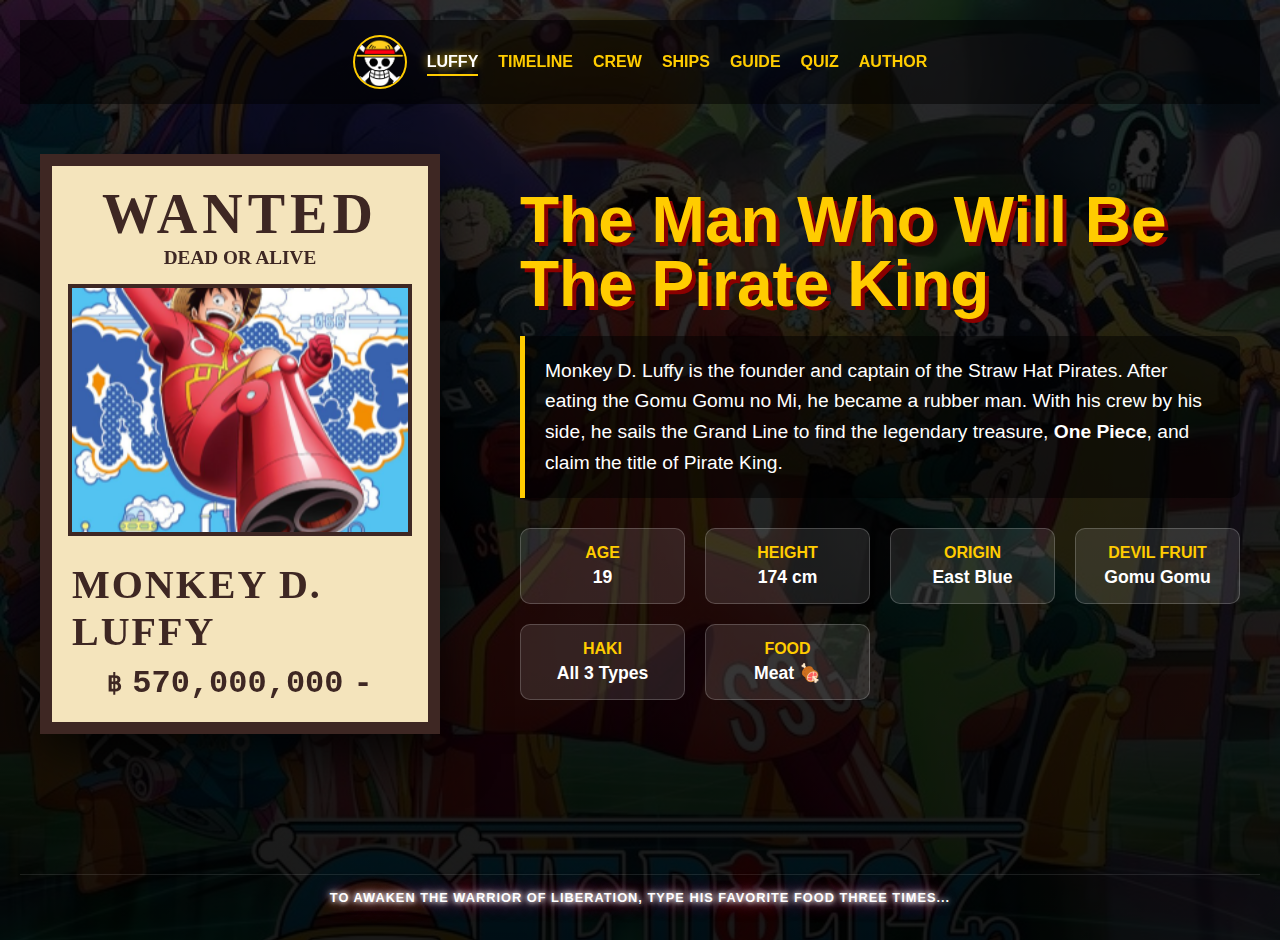
<file: index.html>
<!DOCTYPE html>
<html lang="en">
<head>
    <meta charset="UTF-8">
    <title>Log Pose</title>
    <style>
        body {
            margin: 0;
            font-family: 'Trebuchet MS', sans-serif;
            background: url('images/timeline.jpg') no-repeat center center/cover;
            background-attachment: fixed;
            color: #fff;
            overflow-x: hidden;
            perspective: 1000px;
        }

        .overlay {
            background: linear-gradient(to bottom, rgba(0,0,0,0.8), rgba(0,0,0,0.9));
            min-height: 100vh;
            padding: 20px;
            display: flex;
            flex-direction: column;
        }

        nav {
            text-align: center;
            padding: 15px 0;
            position: relative;
            z-index: 10;
            background: rgba(0,0,0,0.5);
            display: flex;
            justify-content: center;
            align-items: center;
            gap: 20px;
        }

        .nav-logo {
            height: 50px;
            width: 50px;
            object-fit: cover;
            border-radius: 50%;
            border: 2px solid #ffcc00;
            transition: transform 0.5s;
        }

        .nav-logo:hover {
            transform: rotate(360deg);
        }

        nav a {
            color: #ffcc00;
            text-decoration: none;
            font-weight: bold;
            font-size: 16px;
            text-transform: uppercase;
            position: relative;
            transition: 0.3s;
        }

        nav a:hover, nav a.active {
            color: #fff;
            text-shadow: 0 0 10px #ffcc00;
        }

        nav a::after {
            content: '';
            position: absolute;
            width: 0;
            height: 2px;
            bottom: -5px;
            left: 0;
            background-color: #ffcc00;
            transition: width 0.3s;
        }

        nav a:hover::after, nav a.active::after {
            width: 100%;
        }

        .hero-container {
            display: flex;
            align-items: center;
            justify-content: center;
            flex-wrap: wrap;
            gap: 80px;
            max-width: 1200px;
            margin: 50px auto;
            position: relative;
            z-index: 2;
        }

        .poster-container {
            width: 400px;
            height: 580px;
            position: relative;
            transform-style: preserve-3d;
            transition: transform 0.1s;
        }

        .wanted-poster {
            width: 100%;
            height: 100%;
            background: #f4e4bc url('https://www.transparenttextures.com/patterns/aged-paper.png');
            border: 12px solid #3e2723;
            box-shadow: 0 20px 50px rgba(0,0,0,0.8);
            display: flex;
            flex-direction: column;
            align-items: center;
            padding: 20px;
            box-sizing: border-box;
            position: relative;
            transform: translateZ(20px); 
        }

        .poster-header {
            font-family: 'Times New Roman', serif;
            font-weight: 900;
            font-size: 3.5rem;
            color: #3e2723;
            letter-spacing: 5px;
            margin-bottom: 5px;
            line-height: 1;
        }

        .poster-sub {
            font-family: 'Times New Roman', serif;
            font-size: 1.2rem;
            color: #3e2723;
            font-weight: bold;
            margin-bottom: 15px;
        }

        .poster-img-box {
            width: 100%;
            height: 280px;
            background: #333;
            overflow: hidden;
            border: 4px solid #3e2723;
            margin-bottom: 15px;
        }

        .poster-img-box img {
            width: 100%;
            height: 100%;
            object-fit: cover;
            transition: transform 0.5s;
        }

        .poster-img-box:hover img {
            transform: scale(1.1);
        }

        .poster-name {
            font-family: 'Times New Roman', serif;
            font-size: 2.5rem;
            color: #3e2723;
            font-weight: 900;
            text-transform: uppercase;
            margin: 10px 0;
            letter-spacing: 2px;
        }

        .poster-bounty {
            font-family: 'Courier New', monospace;
            font-size: 2rem;
            color: #3e2723;
            font-weight: bold;
            display: flex;
            align-items: center;
            gap: 10px;
        }

        .belly-symbol {
            font-size: 1.5rem;
        }

        .info-section {
            flex: 1;
            min-width: 300px;
            animation: slideIn 1s ease-out;
        }

        .info-title {
            font-size: 4rem;
            color: #ffcc00;
            text-shadow: 4px 4px 0 #8b0000;
            margin: 0 0 20px 0;
            line-height: 1;
        }

        .info-desc {
            font-size: 1.2rem;
            line-height: 1.6;
            margin-bottom: 30px;
            background: rgba(0,0,0,0.5);
            padding: 20px;
            border-left: 5px solid #ffcc00;
            border-radius: 0 10px 10px 0;
        }

        .stats-grid {
            display: grid;
            grid-template-columns: repeat(auto-fit, minmax(140px, 1fr));
            gap: 20px;
        }

        .stat-card {
            background: rgba(255, 255, 255, 0.1);
            padding: 15px;
            border-radius: 10px;
            text-align: center;
            border: 1px solid rgba(255,255,255,0.2);
            transition: all 0.3s;
            cursor: pointer;
        }

        .stat-card:hover {
            background: rgba(255, 204, 0, 0.2);
            border-color: #ffcc00;
            transform: translateY(-5px);
            box-shadow: 0 0 15px #ffcc00;
        }

        .stat-card h3 {
            margin: 0;
            color: #ffcc00;
            font-size: 1rem;
            text-transform: uppercase;
        }

        .stat-card p {
            margin: 5px 0 0;
            font-weight: bold;
            font-size: 1.1rem;
        }

        footer {
            margin-top: auto;
            text-align: center;
            padding: 15px;
            font-size: 0.8rem;
            border-top: 1px solid rgba(255, 255, 255, 0.1);
            
            color: #fff;
            font-weight: bold;
            text-transform: uppercase;
            letter-spacing: 1px;
            
            text-shadow: 
                0 0 5px #fff, 
                0 0 10px #fff, 
                0 0 20px #e60073;
                
            animation: drumsOfLiberation 2s infinite alternate;
            transition: opacity 0.8s ease, visibility 0.8s ease;
            opacity: 1;
            visibility: visible;
        }

        body.gear5-active footer {
            opacity: 0;
            visibility: hidden;
        }

        @keyframes drumsOfLiberation {
            0% {
                transform: scale(1);
                text-shadow: 0 0 5px #fff, 0 0 10px #fff;
            }
            100% {
                transform: scale(1.05);
                text-shadow: 0 0 10px #fff, 0 0 20px #fff, 0 0 30px #e60073;
            }
        }

        @keyframes slideIn {
            from { opacity: 0; transform: translateX(50px); }
            to { opacity: 1; transform: translateX(0); }
        }

    </style>
</head>
<body>

<div class="overlay">

    <nav>
        <img src="logo.png" alt="Logo" class="nav-logo">
        <a href="index.html" class="active">Luffy</a>
        <a href="timeline.html">Timeline</a>
        <a href="crew.html">Crew</a>
        <a href="ships.html">Ships</a>
        <a href="guide.html">Guide</a>
        <a href="quiz.html">Quiz</a>
        <a href="author.html">Author</a>
    </nav>

    <div class="hero-container">
        
        <div class="poster-container" id="poster">
            <div class="wanted-poster">
                <div class="poster-header">WANTED</div>
                <div class="poster-sub">DEAD OR ALIVE</div>
                
                <div class="poster-img-box">
                    <img src="images/crew/luffy.png" alt="Monkey D. Luffy">
                </div>
                
                <div class="poster-name">Monkey D. Luffy</div>
                
                <div class="poster-bounty">
                    <span class="belly-symbol">฿</span>
                    <span id="bounty-counter">0</span>
                    <span>-</span>
                </div>
            </div>
        </div>

        <div class="info-section">
            <h1 class="info-title">The Man Who Will Be The Pirate King</h1>
            
            <div class="info-desc">
                Monkey D. Luffy is the founder and captain of the Straw Hat Pirates. 
                After eating the Gomu Gomu no Mi, he became a rubber man. With his crew 
                by his side, he sails the Grand Line to find the legendary treasure, 
                <b>One Piece</b>, and claim the title of Pirate King.
            </div>

            <div class="stats-grid">
                <div class="stat-card">
                    <h3>Age</h3>
                    <p>19</p>
                </div>
                <div class="stat-card">
                    <h3>Height</h3>
                    <p>174 cm</p>
                </div>
                <div class="stat-card">
                    <h3>Origin</h3>
                    <p>East Blue</p>
                </div>
                <div class="stat-card">
                    <h3>Devil Fruit</h3>
                    <p>Gomu Gomu</p>
                </div>
                <div class="stat-card">
                    <h3>Haki</h3>
                    <p>All 3 Types</p>
                </div>
                <div class="stat-card">
                    <h3>Food</h3>
                    <p>Meat 🍖</p>
                </div>
            </div>
        </div>

    </div>

    <footer>
        To awaken the Warrior of Liberation, type his favorite food three times...
    </footer>

</div>

<script>
    const poster = document.getElementById('poster');
    const container = document.querySelector('.hero-container');

    container.addEventListener('mousemove', (e) => {
        let xAxis = (window.innerWidth / 2 - e.pageX) / 25;
        let yAxis = (window.innerHeight / 2 - e.pageY) / 25;
        poster.style.transform = `rotateY(${xAxis}deg) rotateX(${yAxis}deg)`;
    });

    container.addEventListener('mouseleave', () => {
        poster.style.transform = `rotateY(0deg) rotateX(0deg)`;
    });

    const counterElement = document.getElementById('bounty-counter');
    const targetBounty = 3000000000;
    const duration = 2500; 
    const frameDuration = 1000 / 60; 
    const totalFrames = Math.round(duration / frameDuration);
    const easeOutQuad = t => t * (2 - t);

    let frame = 0;
    const countUp = () => {
        frame++;
        const progress = easeOutQuad(frame / totalFrames);
        const currentCount = Math.round(targetBounty * progress);

        if (frame < totalFrames) {
            counterElement.innerText = currentCount.toLocaleString();
            requestAnimationFrame(countUp);
        } else {
            counterElement.innerText = targetBounty.toLocaleString();
        }
    };
    
    setTimeout(countUp, 500);
</script>
<script src="gear5.js"></script>
</body>
</html>
</file>
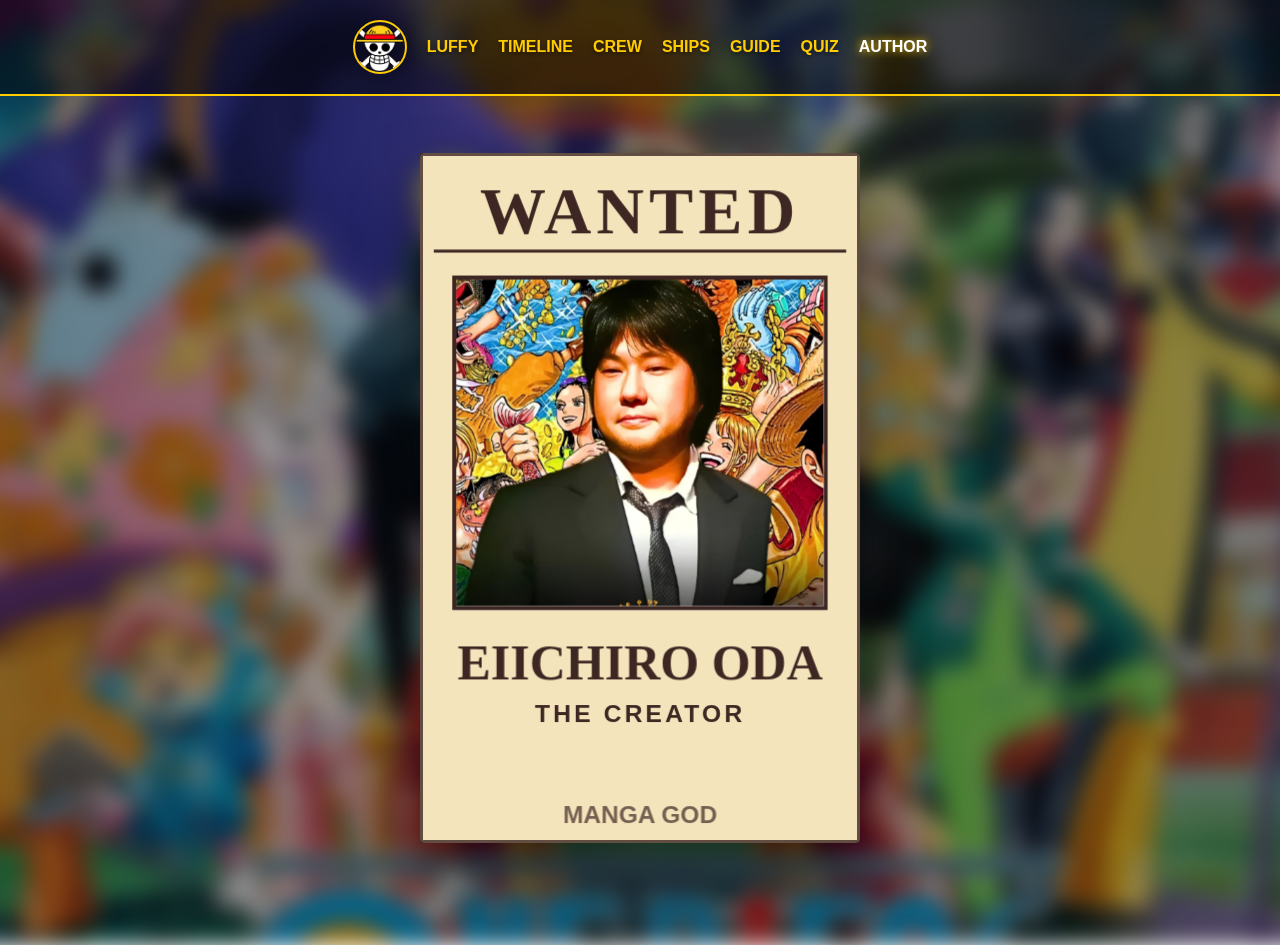
<file: author.html>
<!DOCTYPE html>
<html lang="en">
<head>
    <meta charset="UTF-8">
    <title>Log Pose</title>
    <style>
        body {
            margin: 0;
            font-family: 'Trebuchet MS', sans-serif;
            color: #fff;
            height: 100vh;
            overflow: hidden;
            display: flex;
            flex-direction: column;
            position: relative;
        }

        body::before {
            content: '';
            position: absolute;
            top: 0; 
            left: 0;
            width: 100%;
            height: 100%;
            background: url('images/timeline.jpg') no-repeat center center/cover;
            filter: blur(10px) brightness(0.6);
            transform: scale(1.1);
            z-index: -1;
        }

        nav {
            text-align: center;
            padding: 20px;
            z-index: 100;
            background: rgba(0,0,0,0.5);
            backdrop-filter: blur(5px);
            border-bottom: 2px solid #ffcc00;
            display: flex;
            justify-content: center;
            align-items: center;
            gap: 20px;
        }

        .nav-logo {
            height: 50px;
            width: 50px;
            object-fit: cover;
            border-radius: 50%;
            border: 2px solid #ffcc00;
            transition: transform 0.5s;
        }

        .nav-logo:hover {
            transform: rotate(360deg);
        }

        nav a {
            color: #ffcc00;
            text-decoration: none;
            font-weight: bold;
            font-size: 16px;
            text-transform: uppercase;
            text-shadow: 0 2px 4px rgba(0,0,0,0.5);
            transition: 0.3s;
        }

        nav a:hover, nav a.active { color: #fff; text-shadow: 0 0 10px #ffcc00; }

        .stage {
            flex-grow: 1;
            display: flex;
            justify-content: center;
            align-items: center;
            perspective: 1000px; 
            position: relative;
            gap: 50px;
        }

        .side-info {
            width: 300px;
            color: white;
            text-shadow: 0 2px 4px rgba(0,0,0,0.8);
            opacity: 0;
            transform: translateY(20px);
            animation: fadeIn 1s forwards 0.5s;
        }

        .side-info.right {
            text-align: left;
        }

        .side-info.left {
            text-align: right;
        }

        .side-info h3 {
            font-size: 2rem;
            color: #ffcc00;
            margin-bottom: 10px;
            text-transform: uppercase;
            border-bottom: 2px solid #ffcc00;
            display: inline-block;
        }

        .side-info p {
            font-size: 1.1rem;
            line-height: 1.6;
            background: rgba(0,0,0,0.6);
            padding: 15px;
            border-radius: 10px;
            border: 1px solid rgba(255,255,255,0.2);
        }

        .wanted-card {
            width: 400px;
            height: 650px;
            background: #f4e4bc;
            border-radius: 5px;
            box-shadow: 0 30px 60px rgba(0,0,0,0.5);
            padding: 20px;
            text-align: center;
            color: #3e2723;
            transform-style: preserve-3d;
            transition: transform 0.1s;
            position: relative;
            cursor: pointer;
            z-index: 10;
            background-image: url('https://www.transparenttextures.com/patterns/aged-paper.png');
        }

        .wanted-card::before {
            content: '';
            position: absolute;
            top: 0; left: 0; width: 100%; height: 100%;
            border: 3px solid #3e2723;
            box-sizing: border-box;
            opacity: 0.8;
            pointer-events: none;
        }

        .wanted-header {
            font-family: 'Times New Roman', serif;
            font-size: 4rem;
            font-weight: 900;
            margin: 10px 0;
            transform: translateZ(30px);
            letter-spacing: 5px;
            border-bottom: 3px solid #3e2723;
        }

        .photo-frame {
            width: 90%;
            height: 320px;
            margin: 20px auto;
            background: #fff;
            border: 4px solid #3e2723;
            overflow: hidden;
            transform: translateZ(20px);
            position: relative;
            box-shadow: inset 0 0 20px rgba(0,0,0,0.3);
        }

        .photo-frame img {
            width: 100%;
            height: 100%;
            object-fit: cover;
        }

        .name-label {
            font-size: 3rem;
            font-weight: 900;
            margin: 20px 0 10px 0;
            text-transform: uppercase;
            transform: translateZ(40px);
            font-family: 'Times New Roman', serif;
        }

        .role-text {
            font-size: 1.5rem;
            font-weight: bold;
            letter-spacing: 3px;
            transform: translateZ(30px);
            margin-top: 10px;
        }

        .footer-text {
            position: absolute;
            bottom: 20px;
            left: 0;
            width: 100%;
            font-size: 1.5rem;
            font-weight: 900;
            transform: translateZ(20px);
            opacity: 0.7;
        }

        .haki-container {
            position: absolute;
            width: 120%;
            height: 120%;
            top: -10%;
            left: -10%;
            pointer-events: none;
            z-index: 20;
        }

        .bolt {
            position: absolute;
            width: 80px;
            height: 100%;
            background-repeat: no-repeat;
            background-size: contain;
            opacity: 0;
        }

        .bolt.left {
            left: -30px;
            background-image: url("data:image/svg+xml,%3Csvg viewBox='0 0 100 400' xmlns='http://www.w3.org/2000/svg'%3E%3Cpath d='M60 0 L20 150 L50 150 L10 400 L80 180 L40 180 L90 0 Z' fill='%238b0000' stroke='black' stroke-width='3'/%3E%3C/svg%3E");
            animation: thunderStrike 2s infinite;
        }

        .bolt.right {
            right: -30px;
            background-image: url("data:image/svg+xml,%3Csvg viewBox='0 0 100 400' xmlns='http://www.w3.org/2000/svg'%3E%3Cpath d='M40 0 L90 160 L50 160 L100 380 L20 190 L60 190 L10 0 Z' fill='%238b0000' stroke='black' stroke-width='3'/%3E%3C/svg%3E");
            animation: thunderStrike 2.5s infinite 1s;
        }

        .bolt.top {
            top: -120px;
            left: 45%;
            width: 120px;
            height: 400px;
            transform: rotate(15deg);
            background-image: url("data:image/svg+xml,%3Csvg viewBox='0 0 100 400' xmlns='http://www.w3.org/2000/svg'%3E%3Cpath d='M50 0 L10 120 L40 120 L0 300 L70 140 L30 140 L80 0 Z' fill='black' stroke='%238b0000' stroke-width='2'/%3E%3C/svg%3E");
            animation: thunderStrike 3s infinite 0.5s;
        }

        @keyframes thunderStrike {
            0% { opacity: 0; transform: translateY(-100px) scaleY(0.5); }
            10% { opacity: 1; transform: translateY(0) scaleY(1); }
            20% { opacity: 1; }
            30% { opacity: 0; }
            100% { opacity: 0; }
        }

        @keyframes fadeIn {
            to { opacity: 1; transform: translateY(0); }
        }

    </style>
</head>
<body>

<nav>
    <img src="logo.png" alt="Logo" class="nav-logo">
    <a href="index.html">Luffy</a>
    <a href="timeline.html">Timeline</a>
    <a href="crew.html">Crew</a>
    <a href="ships.html">Ships</a>
    <a href="guide.html">Guide</a>
    <a href="quiz.html">Quiz</a>
    <a href="author.html" class="active">Author</a>
</nav>

<div class="stage">
    
    <div class="side-info left">
        <h3>The Legend</h3>
        <p>
            Born in Kumamoto, Japan (1975).
            Oda decided to become a manga artist at age 4 to avoid getting a "real job".
            He began One Piece in 1997, expecting it to last 5 years.
            It has now been running for over 25 years.
        </p>
    </div>

    <div class="wanted-card" id="card">
        
        <div class="haki-container">
            <div class="bolt left"></div>
            <div class="bolt right"></div>
            <div class="bolt top"></div>
        </div>

        <div class="wanted-header">WANTED</div>

        <div class="photo-frame">
            <img src="images/Eichiro.jpg" alt="Eiichiro Oda">
        </div>

        <h2 class="name-label">EIICHIRO ODA</h2>

        <div class="role-text">THE CREATOR</div>

        <div class="footer-text">MANGA GOD</div>
    </div>

    <div class="side-info right">
        <h3>Achievements</h3>
        <p>
            Guinness World Record for "Most copies published for the same comic book series by a single author".
            He famously sleeps only 3 hours a night to keep working.
            His net worth is estimated at over $200 Million.
        </p>
    </div>

</div>

<script src="gear5.js"></script>

<script>
    const card = document.getElementById('card');
    const stage = document.querySelector('.stage');

    stage.addEventListener('mousemove', (e) => {
        const xAxis = (window.innerWidth / 2 - e.pageX) / 25;
        const yAxis = (window.innerHeight / 2 - e.pageY) / 25;
        card.style.transform = `rotateY(${xAxis}deg) rotateX(${yAxis}deg)`;
    });

    stage.addEventListener('mouseleave', () => {
        card.style.transform = `rotateY(0deg) rotateX(0deg)`;
    });
</script>
</body>
</html>
</file>
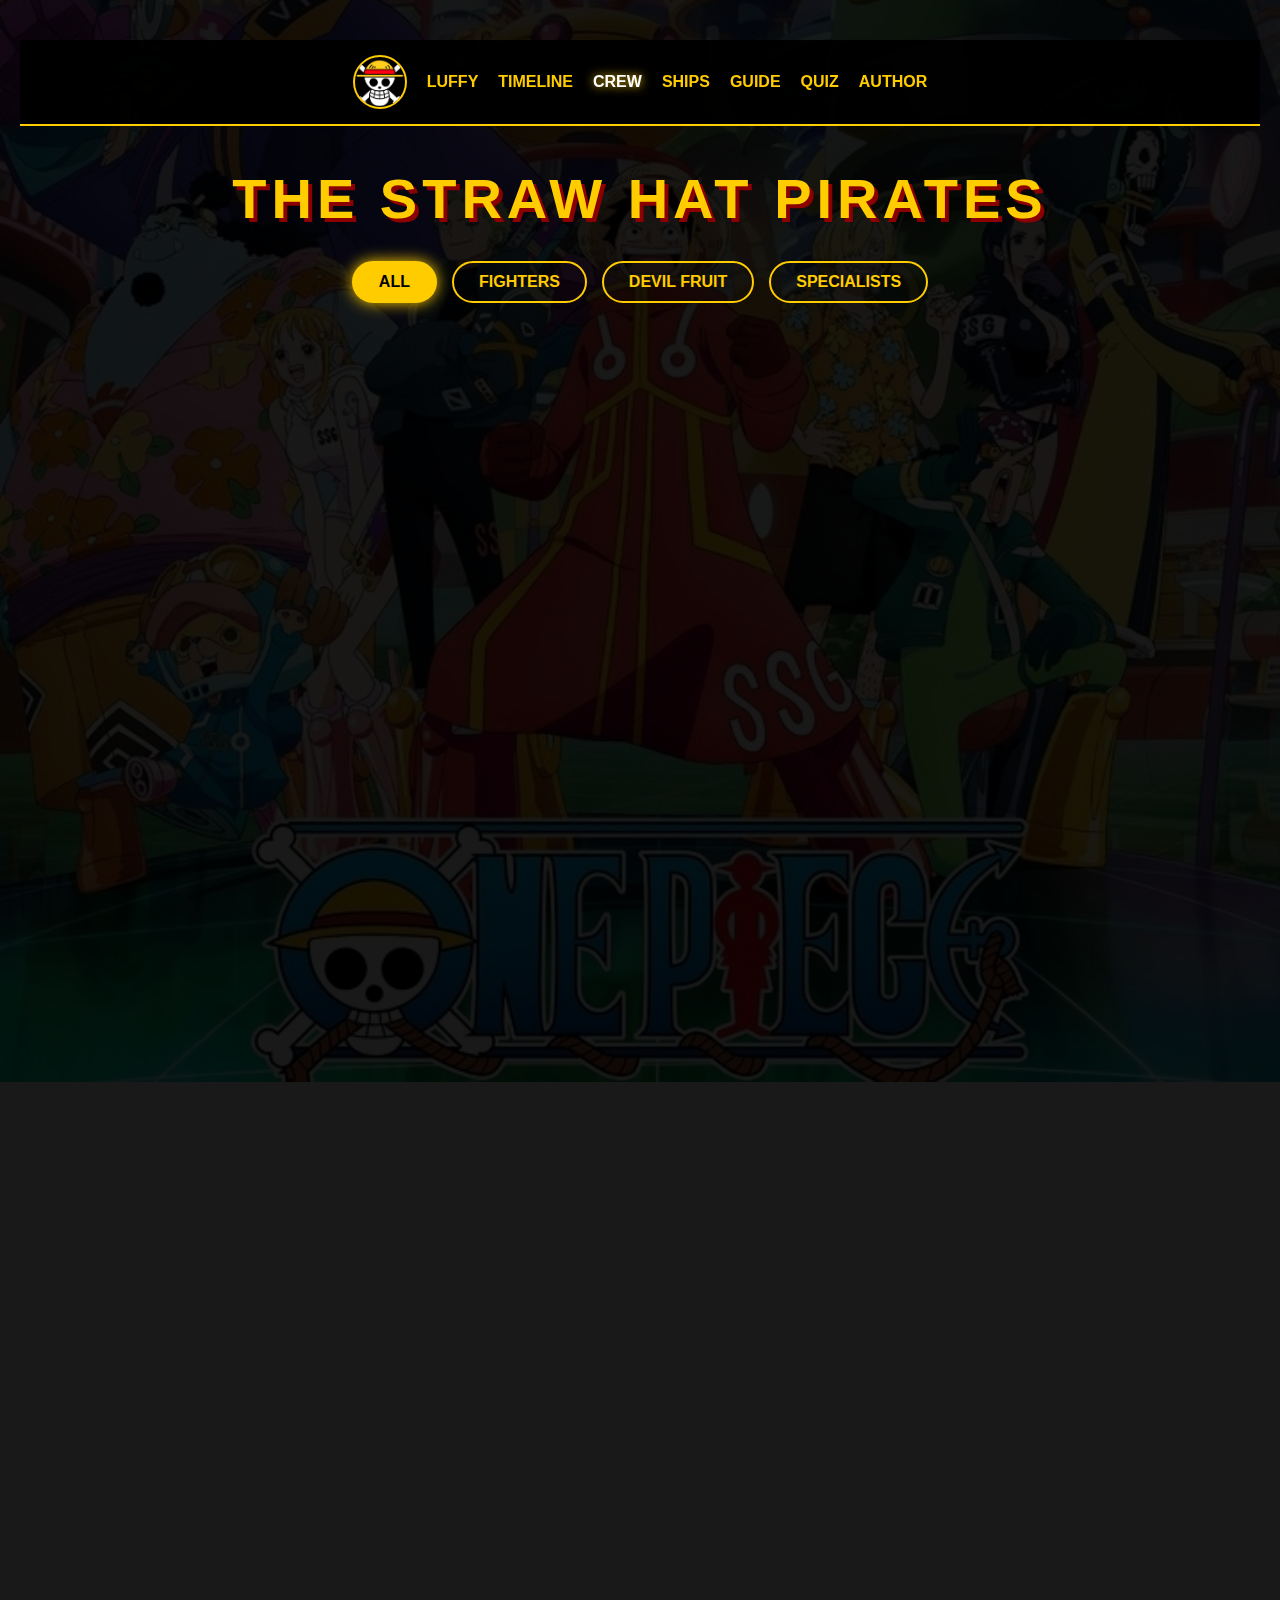
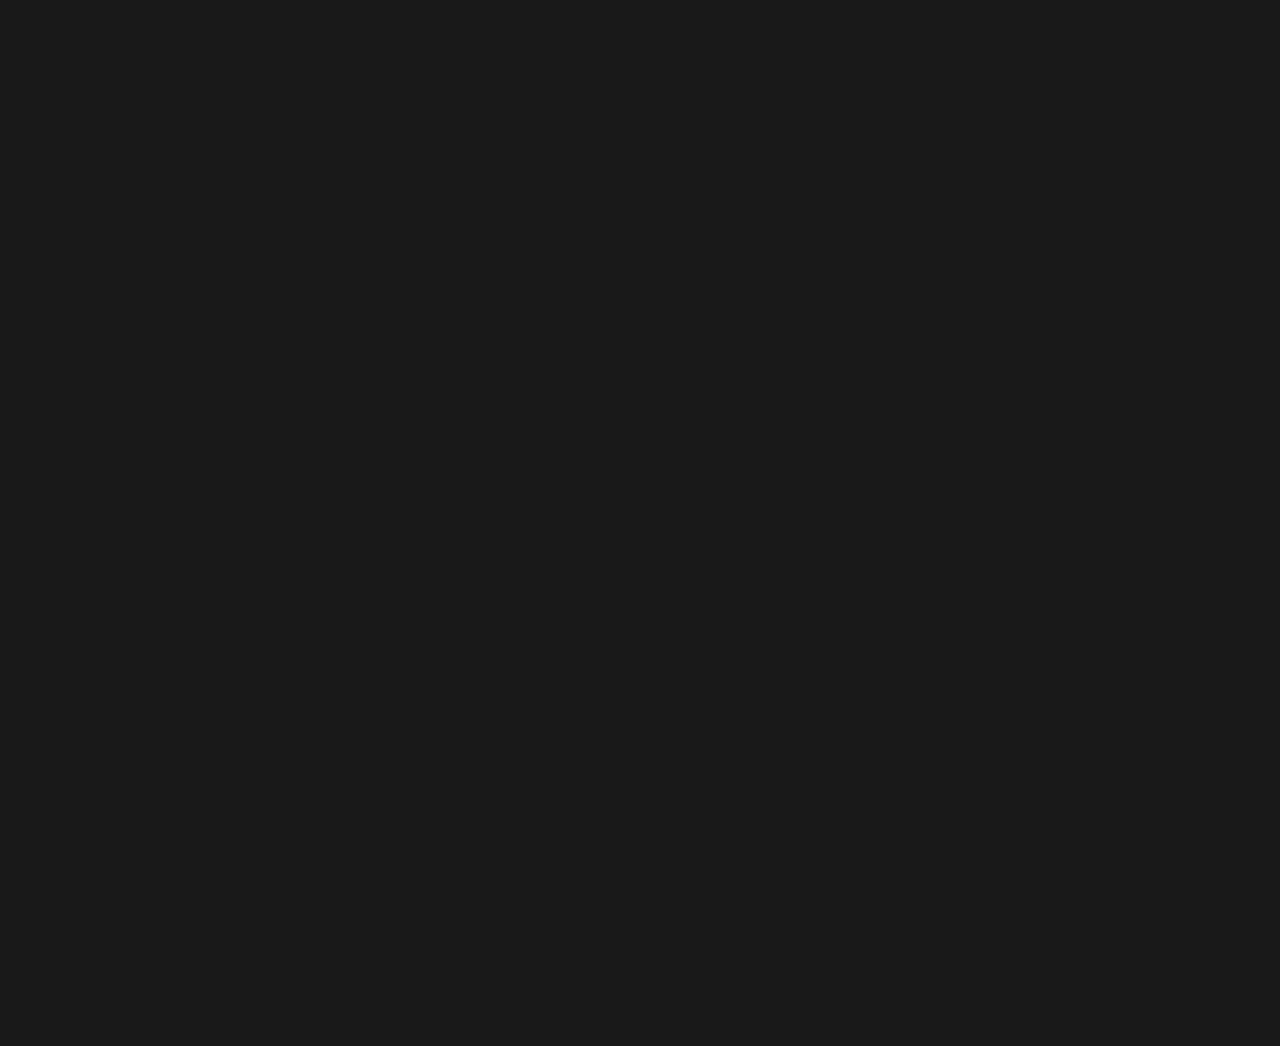
<file: crew.html>
<!DOCTYPE html>
<html lang="en">
<head>
    <meta charset="UTF-8">
    <title>Log Pose</title>
    <style>
        body {
            margin: 0;
            font-family: 'Trebuchet MS', sans-serif;
            background: url('images/timeline.jpg') no-repeat center center/cover;
            background-attachment: fixed;
            color: #fff;
            overflow-x: hidden;
        }

        .overlay {
            background: rgba(0,0,0,0.9);
            min-height: 100vh;
            padding: 40px 20px;
        }

        nav {
            text-align: center;
            margin-bottom: 40px;
            position: sticky;
            top: 0;
            z-index: 100;
            background: rgba(0,0,0,0.95);
            padding: 15px;
            border-bottom: 2px solid #ffcc00;
            display: flex;
            justify-content: center;
            align-items: center;
            gap: 20px;
        }

        .nav-logo {
            height: 50px;
            width: 50px;
            object-fit: cover;
            border-radius: 50%;
            border: 2px solid #ffcc00;
            transition: transform 0.5s;
        }

        .nav-logo:hover {
            transform: rotate(360deg);
        }

        nav a {
            color: #ffcc00;
            text-decoration: none;
            font-weight: bold;
            font-size: 16px;
            text-transform: uppercase;
            transition: color 0.3s;
        }

        nav a:hover, nav a.active {
            color: #fff;
            text-shadow: 0 0 10px #ffcc00;
        }

        h1 {
            text-align: center;
            color: #ffcc00;
            font-size: 3.5rem;
            margin-bottom: 30px;
            text-shadow: 4px 4px 0 #8b0000;
            text-transform: uppercase;
            letter-spacing: 5px;
        }

        .filter-container {
            display: flex;
            justify-content: center;
            gap: 15px;
            margin-bottom: 50px;
            flex-wrap: wrap;
        }

        .filter-btn {
            background: transparent;
            border: 2px solid #ffcc00;
            color: #ffcc00;
            padding: 10px 25px;
            font-size: 1rem;
            font-weight: bold;
            cursor: pointer;
            border-radius: 30px;
            transition: all 0.3s;
            text-transform: uppercase;
        }

        .filter-btn:hover, .filter-btn.active {
            background: #ffcc00;
            color: #000;
            box-shadow: 0 0 15px #ffcc00;
        }

        .crew-grid {
            display: grid;
            grid-template-columns: repeat(auto-fit, minmax(280px, 1fr));
            gap: 40px;
            max-width: 1400px;
            margin: auto;
            padding: 20px;
        }

        .card {
            background: #2c3e50;
            border-radius: 15px;
            overflow: hidden;
            position: relative;
            transform-style: preserve-3d;
            perspective: 1000px;
            opacity: 0;
            animation: popIn 0.6s ease-out forwards;
            box-shadow: 0 10px 20px rgba(0,0,0,0.5);
            transition: transform 0.1s; 
        }

        .card-inner {
            padding: 0;
            display: flex;
            flex-direction: column;
            height: 100%;
        }

        .img-wrapper {
            height: 350px;
            overflow: hidden;
            position: relative;
            border-bottom: 4px solid #ffcc00;
        }

        .img-wrapper img {
            width: 100%;
            height: 100%;
            object-fit: cover;
            transition: transform 0.5s;
        }

        .card:hover .img-wrapper img {
            transform: scale(1.1);
        }

        .card-content {
            padding: 20px;
            text-align: center;
            background: linear-gradient(to bottom, #2c3e50, #000);
            flex-grow: 1;
            position: relative;
            z-index: 2;
        }

        .card h2 {
            margin: 0;
            font-size: 2rem;
            color: #fff;
            text-transform: uppercase;
        }

        .role {
            font-style: italic;
            color: #ffcc00;
            font-weight: bold;
            margin: 10px 0;
            font-size: 1.1rem;
        }

        .desc {
            font-size: 0.95rem;
            color: #bdc3c7;
            line-height: 1.5;
        }

        .card[data-char="luffy"]:hover { box-shadow: 0 0 30px rgba(255, 0, 0, 0.6); border: 1px solid red; }
        .card[data-char="zoro"]:hover { box-shadow: 0 0 30px rgba(0, 255, 0, 0.6); border: 1px solid green; }
        .card[data-char="nami"]:hover { box-shadow: 0 0 30px rgba(255, 165, 0, 0.6); border: 1px solid orange; }
        .card[data-char="usopp"]:hover { box-shadow: 0 0 30px rgba(255, 255, 0, 0.6); border: 1px solid yellow; }
        .card[data-char="sanji"]:hover { box-shadow: 0 0 30px rgba(0, 0, 255, 0.6); border: 1px solid blue; }
        .card[data-char="chopper"]:hover { box-shadow: 0 0 30px rgba(255, 192, 203, 0.6); border: 1px solid pink; }
        .card[data-char="robin"]:hover { box-shadow: 0 0 30px rgba(128, 0, 128, 0.6); border: 1px solid purple; }
        .card[data-char="franky"]:hover { box-shadow: 0 0 30px rgba(0, 255, 255, 0.6); border: 1px solid cyan; }
        .card[data-char="brook"]:hover { box-shadow: 0 0 30px rgba(255, 255, 255, 0.6); border: 1px solid white; }
        .card[data-char="jinbe"]:hover { box-shadow: 0 0 30px rgba(0, 100, 255, 0.6); border: 1px solid darkblue; }

        @keyframes popIn {
            from { opacity: 0; transform: translateY(50px); }
            to { opacity: 1; transform: translateY(0); }
        }

    </style>
</head>
<body>

<div class="overlay">

    <nav>
        <img src="logo.png" alt="Logo" class="nav-logo">
        <a href="index.html">Luffy</a>
        <a href="timeline.html">Timeline</a>
        <a href="crew.html" class="active">Crew</a>
        <a href="ships.html">Ships</a>
        <a href="guide.html">Guide</a>
        <a href="quiz.html">Quiz</a>
        <a href="author.html">Author</a>
    </nav>

    <h1>The Straw Hat Pirates</h1>

    <div class="filter-container">
        <button class="filter-btn active" onclick="filterCrew('all')">All</button>
        <button class="filter-btn" onclick="filterCrew('fighter')">Fighters</button>
        <button class="filter-btn" onclick="filterCrew('fruit')">Devil Fruit</button>
        <button class="filter-btn" onclick="filterCrew('support')">Specialists</button>
    </div>

    <div class="crew-grid">

        <div class="card" data-category="fighter fruit" data-char="luffy" style="animation-delay: 0.1s">
            <div class="card-inner">
                <div class="img-wrapper"><img src="images/crew/luffy.png" alt="Luffy"></div>
                <div class="card-content">
                    <h2>Luffy</h2>
                    <div class="role">Captain</div>
                    <div class="desc">Rubber man with the dream to become Pirate King. Aims to be the freest man on the sea.</div>
                </div>
            </div>
        </div>

        <div class="card" data-category="fighter" data-char="zoro" style="animation-delay: 0.2s">
            <div class="card-inner">
                <div class="img-wrapper"><img src="images/crew/zoro.jpg" alt="Zoro"></div>
                <div class="card-content">
                    <h2>Zoro</h2>
                    <div class="role">Swordsman</div>
                    <div class="desc">Master of Santoryu (Three Sword Style). Aims to become the World's Greatest Swordsman.</div>
                </div>
            </div>
        </div>

        <div class="card" data-category="support" data-char="nami" style="animation-delay: 0.3s">
            <div class="card-inner">
                <div class="img-wrapper"><img src="images/crew/nami.jpg" alt="Nami"></div>
                <div class="card-content">
                    <h2>Nami</h2>
                    <div class="role">Navigator</div>
                    <div class="desc">Expert navigator and thief. Uses the Clima-Tact to manipulate weather. Loves money and tangerines.</div>
                </div>
            </div>
        </div>

        <div class="card" data-category="support" data-char="usopp" style="animation-delay: 0.4s">
            <div class="card-inner">
                <div class="img-wrapper"><img src="images/crew/ussop.jpg" alt="Usopp"></div>
                <div class="card-content">
                    <h2>Usopp</h2>
                    <div class="role">Sniper</div>
                    <div class="desc">A brave warrior of the sea. Uses a slingshot and Pop Greens to fight from a distance.</div>
                </div>
            </div>
        </div>

        <div class="card" data-category="fighter" data-char="sanji" style="animation-delay: 0.5s">
            <div class="card-inner">
                <div class="img-wrapper"><img src="images/crew/sanji.webp" alt="Sanji"></div>
                <div class="card-content">
                    <h2>Sanji</h2>
                    <div class="role">Cook</div>
                    <div class="desc">A chivalrous chef who only fights with his legs. Dreams of finding the All Blue.</div>
                </div>
            </div>
        </div>

        <div class="card" data-category="support fruit" data-char="chopper" style="animation-delay: 0.6s">
            <div class="card-inner">
                <div class="img-wrapper"><img src="images/crew/chopper.jpg" alt="Chopper"></div>
                <div class="card-content">
                    <h2>Chopper</h2>
                    <div class="role">Doctor</div>
                    <div class="desc">A reindeer who ate the Human-Human Fruit. Uses Rumble Balls to change forms.</div>
                </div>
            </div>
        </div>

        <div class="card" data-category="support fruit" data-char="robin" style="animation-delay: 0.7s">
            <div class="card-inner">
                <div class="img-wrapper"><img src="images/crew/robin.jpg" alt="Robin"></div>
                <div class="card-content">
                    <h2>Nico Robin</h2>
                    <div class="role">Archaeologist</div>
                    <div class="desc">The only person who can read Poneglyphs. Uses the Flower-Flower Fruit to sprout limbs.</div>
                </div>
            </div>
        </div>

        <div class="card" data-category="fighter" data-char="franky" style="animation-delay: 0.8s">
            <div class="card-inner">
                <div class="img-wrapper"><img src="images/crew/franky.png" alt="Franky"></div>
                <div class="card-content">
                    <h2>Franky</h2>
                    <div class="role">Shipwright</div>
                    <div class="desc">A SUPER cyborg who built the Thousand Sunny. Runs on cola and pure manliness.</div>
                </div>
            </div>
        </div>

        <div class="card" data-category="fighter fruit" data-char="brook" style="animation-delay: 0.9s">
            <div class="card-inner">
                <div class="img-wrapper"><img src="images/crew/brook.jpg" alt="Brook"></div>
                <div class="card-content">
                    <h2>Brook</h2>
                    <div class="role">Musician</div>
                    <div class="desc">The Soul King. A revived skeleton swordsman who uses ice attacks and music.</div>
                </div>
            </div>
        </div>

        <div class="card" data-category="fighter" data-char="jinbe" style="animation-delay: 1.0s">
            <div class="card-inner">
                <div class="img-wrapper"><img src="images/crew/jinbe.jpg" alt="Jinbe"></div>
                <div class="card-content">
                    <h2>Jinbe</h2>
                    <div class="role">Helmsman</div>
                    <div class="desc">Master of Fish-Man Karate. A former Warlord with immense strength and honor.</div>
                </div>
            </div>
        </div>

    </div>

</div>

<script>
    function filterCrew(category) {
        const cards = document.querySelectorAll('.card');
        const buttons = document.querySelectorAll('.filter-btn');

        buttons.forEach(btn => btn.classList.remove('active'));
        event.target.classList.add('active');

        cards.forEach(card => {
            card.style.display = 'none'; 
            if (category === 'all' || card.dataset.category.includes(category)) {
                card.style.display = 'block';
                card.style.animation = 'none';
                card.offsetHeight; 
                card.style.animation = 'popIn 0.5s ease-out forwards';
            }
        });
    }

    const cards = document.querySelectorAll('.card');

    cards.forEach(card => {
        card.addEventListener('mousemove', (e) => {
            const rect = card.getBoundingClientRect();
            const x = e.clientX - rect.left;
            const y = e.clientY - rect.top;
            
            const centerX = rect.width / 2;
            const centerY = rect.height / 2;
            
            const rotateX = ((y - centerY) / 10) * -1;
            const rotateY = (x - centerX) / 10;

            card.style.transform = `perspective(1000px) rotateX(${rotateX}deg) rotateY(${rotateY}deg)`;
        });

        card.addEventListener('mouseleave', () => {
            card.style.transform = `perspective(1000px) rotateX(0) rotateY(0)`;
        });
    });
</script>
<script src="gear5.js"></script>
</body>
</html>
</file>
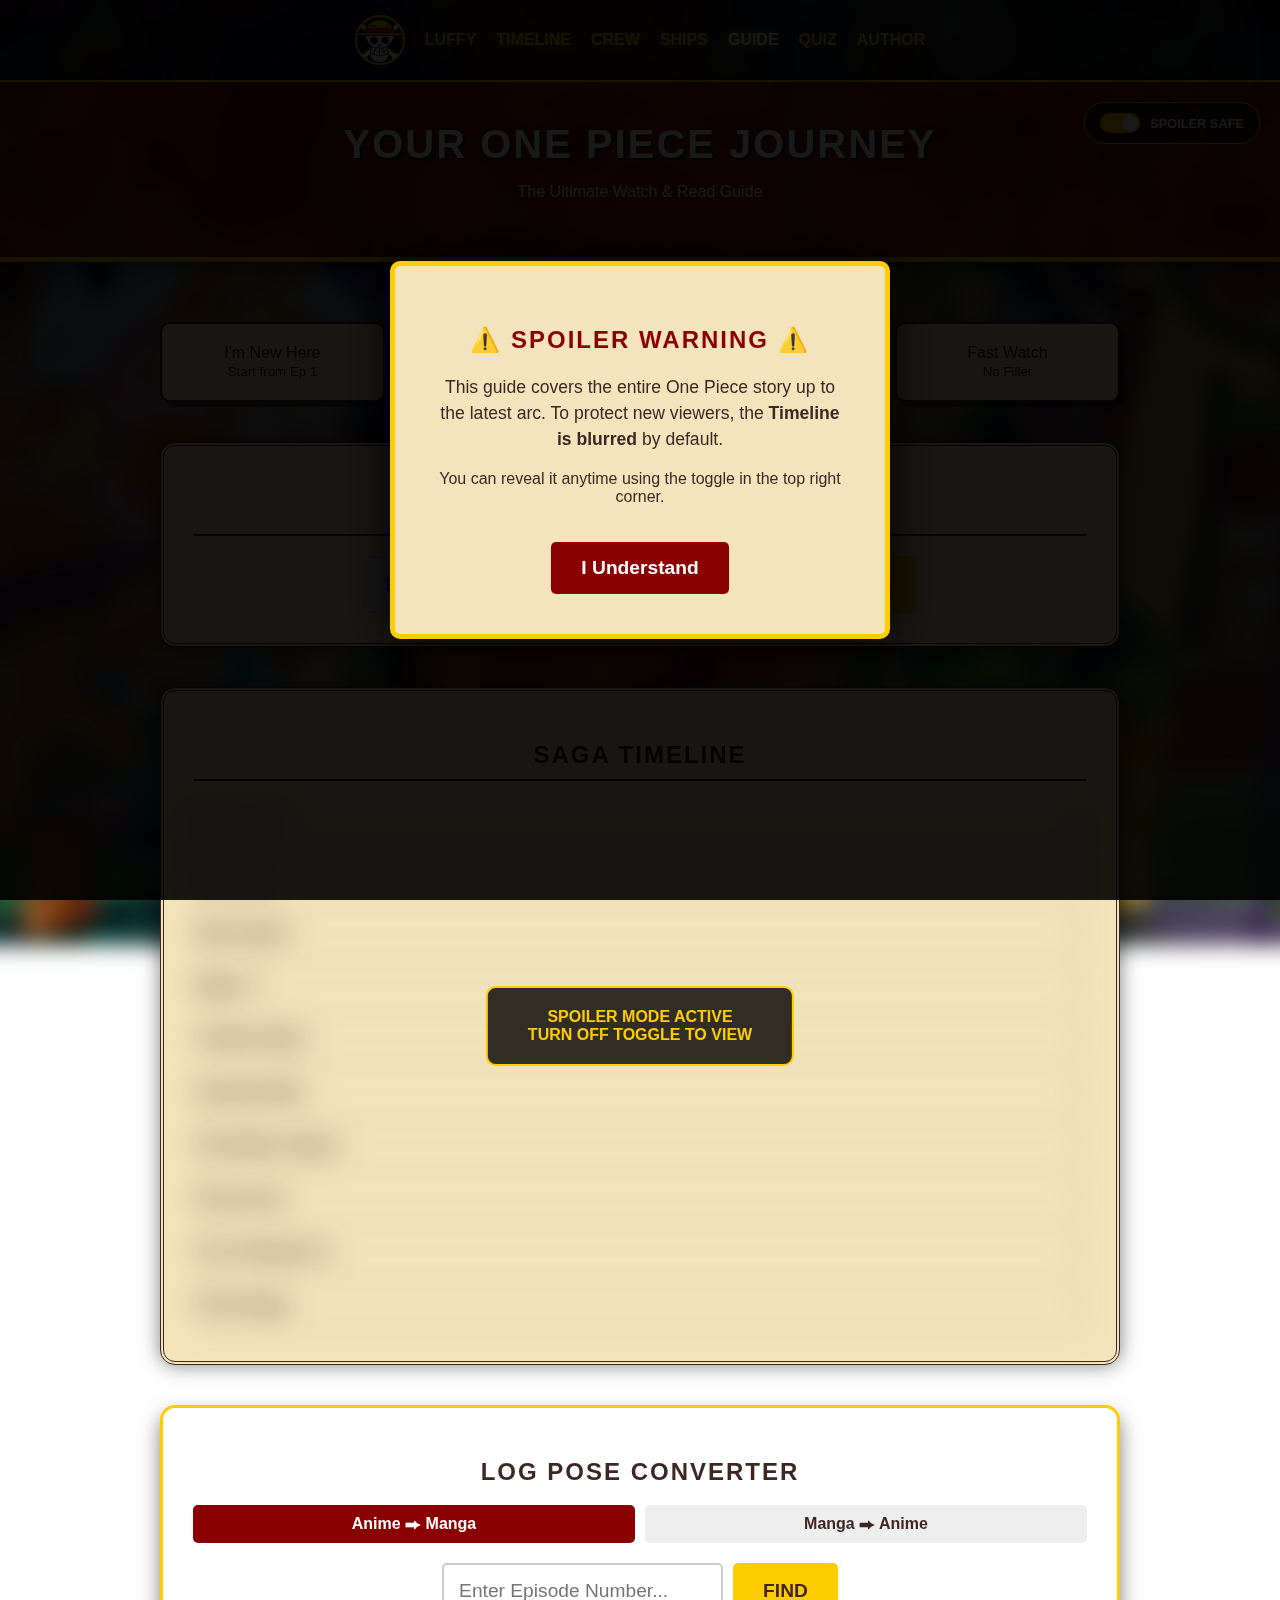
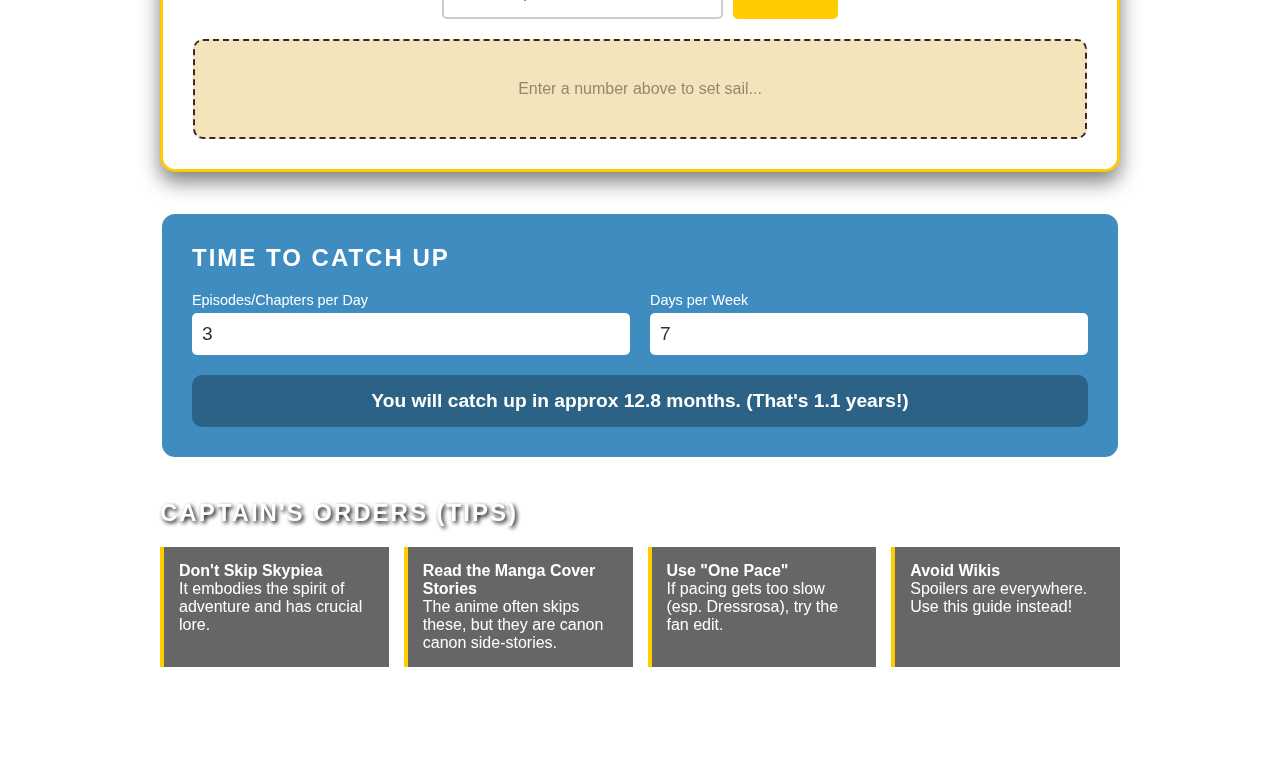
<file: guide.html>
<!DOCTYPE html>
<html lang="en">
<head>
<meta charset="UTF-8">
<meta name="viewport" content="width=device-width, initial-scale=1.0">
<title>Log Pose</title>
<style>
    :root {
        --primary: #ffcc00;
        --secondary: #8b0000;
        --ocean: #2c3e50;
        --paper: #f4e4bc;
        --text: #3e2723;
        --accent: #2980b9;
        --success: #27ae60;
    }

    * { box-sizing: border-box; transition: all 0.3s ease; }
    
    body {
        margin: 0;
        font-family: 'Trebuchet MS', sans-serif;
        color: #fff;
        overflow-x: hidden;
        position: relative;
        min-height: 100vh;
    }

    body::before {
        content: '';
        position: fixed;
        top: 0; 
        left: 0;
        width: 100%;
        height: 100%;
        background: url('images/timeline.jpg') no-repeat center center/cover;
        filter: blur(10px) brightness(0.6);
        transform: scale(1.1);
        z-index: -1;
    }

    nav {
        text-align: center;
        padding: 15px 0;
        background: rgba(0,0,0,0.6);
        border-bottom: 2px solid var(--primary);
        position: relative;
        z-index: 100;
        backdrop-filter: blur(5px);
        display: flex;
        justify-content: center;
        align-items: center;
        gap: 20px;
    }

    .nav-logo {
        height: 50px;
        width: 50px;
        object-fit: cover;
        border-radius: 50%;
        border: 2px solid #ffcc00;
        transition: transform 0.5s;
    }

    .nav-logo:hover {
        transform: rotate(360deg);
    }

    nav a {
        color: var(--primary);
        text-decoration: none;
        font-weight: bold;
        font-size: 16px;
        text-transform: uppercase;
        position: relative;
        transition: 0.3s;
    }

    nav a:hover, nav a.active {
        text-shadow: 0 0 10px var(--primary);
        color: #fff;
    }

    h1, h2, h3 { text-transform: uppercase; letter-spacing: 2px; }
    
    .container { max-width: 1000px; margin: 0 auto; padding: 20px; }
    
    header {
        text-align: center;
        padding: 40px 20px;
        background: rgba(139, 0, 0, 0.7);
        color: #fff;
        border-bottom: 5px solid var(--primary);
        box-shadow: 0 5px 15px rgba(0,0,0,0.5);
        position: relative;
        backdrop-filter: blur(5px);
        z-index: 50; 
    }

    header h1 { margin: 0; font-size: 2.5rem; text-shadow: 2px 2px 0 #000; }
    
    .spoiler-toggle {
        position: absolute;
        top: 20px;
        right: 20px;
        background: rgba(0,0,0,0.6);
        padding: 10px 15px;
        border-radius: 20px;
        display: flex;
        align-items: center;
        gap: 10px;
        cursor: pointer;
        border: 1px solid var(--primary);
        z-index: 150; 
    }
    
    .switch {
        position: relative;
        display: inline-block;
        width: 40px;
        height: 20px;
    }
    .switch input { opacity: 0; width: 0; height: 0; }
    .slider {
        position: absolute;
        cursor: pointer;
        top: 0; left: 0; right: 0; bottom: 0;
        background-color: #ccc;
        border-radius: 20px;
        transition: .4s;
    }
    .slider:before {
        position: absolute;
        content: "";
        height: 16px;
        width: 16px;
        left: 2px;
        bottom: 2px;
        background-color: white;
        border-radius: 50%;
        transition: .4s;
    }
    input:checked + .slider { background-color: var(--primary); }
    input:checked + .slider:before { transform: translateX(20px); }

    .card-grid {
        display: grid;
        grid-template-columns: repeat(auto-fit, minmax(200px, 1fr));
        gap: 20px;
        margin: 40px 0;
    }

    .path-card {
        background: var(--paper);
        padding: 20px;
        border-radius: 10px;
        text-align: center;
        border: 2px solid var(--text);
        cursor: pointer;
        box-shadow: 5px 5px 0 rgba(0,0,0,0.5);
        color: var(--text);
    }
    .path-card:hover { transform: translateY(-5px); background: #fff; }
    .path-card.active { background: var(--primary); border-color: #fff; color: var(--text); }

    .section-box {
        background: var(--paper);
        padding: 30px;
        border-radius: 15px;
        border: 4px double var(--text);
        margin-bottom: 40px;
        color: var(--text);
        box-shadow: 0 0 20px rgba(0,0,0,0.5);
        position: relative; 
    }

    body.spoiler-safe #timeline-container {
        filter: blur(15px);
        pointer-events: none;
        user-select: none;
    }
    
    .spoiler-overlay-msg {
        display: none;
        position: absolute;
        top: 50%; left: 50%;
        transform: translate(-50%, -50%);
        background: rgba(0,0,0,0.8);
        color: var(--primary);
        padding: 20px 40px;
        border: 2px solid var(--primary);
        font-weight: bold;
        text-transform: uppercase;
        z-index: 10;
        text-align: center;
        border-radius: 10px;
    }

    body.spoiler-safe .spoiler-overlay-msg { display: block; }

    .saga-item {
        border-bottom: 1px dashed var(--text);
        padding: 15px 0;
    }
    .saga-header {
        display: flex;
        justify-content: space-between;
        align-items: center;
        cursor: pointer;
        font-weight: bold;
        font-size: 1.2rem;
    }
    .saga-header:hover { color: var(--secondary); }
    
    .arc-list {
        display: none;
        margin-top: 15px;
        background: rgba(255,255,255,0.5);
        padding: 10px;
        border-radius: 5px;
    }
    .arc-row {
        display: flex;
        justify-content: space-between;
        padding: 8px;
        font-size: 0.9rem;
        border-bottom: 1px solid rgba(0,0,0,0.1);
    }
    .tag {
        font-size: 0.7rem;
        padding: 2px 6px;
        border-radius: 4px;
        color: #fff;
        text-transform: uppercase;
    }
    .tag-canon { background: var(--accent); }
    .tag-filler { background: #7f8c8d; }
    .tag-mixed { background: #e67e22; }

    .converter-box {
        background: #fff;
        padding: 30px;
        border-radius: 15px;
        box-shadow: 0 10px 20px rgba(0,0,0,0.5);
        margin-bottom: 40px;
        border: 3px solid var(--primary);
        color: var(--text);
    }
    
    .mode-tabs { display: flex; gap: 10px; margin-bottom: 20px; }
    .tab {
        flex: 1; padding: 10px; text-align: center;
        background: #eee; cursor: pointer; font-weight: bold; border-radius: 5px;
        color: var(--text);
    }
    .tab.active { background: var(--secondary); color: #fff; }

    .input-group { display: flex; gap: 10px; justify-content: center; }
    input[type="number"], select {
        padding: 15px; font-size: 1.2rem;
        border: 2px solid #ccc; border-radius: 5px;
    }
    .convert-btn {
        padding: 0 30px; background: var(--primary); border: none;
        font-weight: bold; font-size: 1.2rem; cursor: pointer; border-radius: 5px;
        color: var(--text);
    }

    .result-display {
        margin-top: 20px;
        padding: 20px;
        background: var(--paper);
        border-radius: 10px;
        min-height: 100px;
        display: flex;
        flex-direction: column;
        justify-content: center;
        align-items: center;
        text-align: center;
        border: 2px dashed var(--text);
        color: var(--text);
    }
    .result-main { font-size: 1.5rem; font-weight: bold; color: var(--secondary); margin-bottom: 5px; }
    .result-sub { font-size: 1rem; opacity: 0.8; }

    .progress-container {
        width: 100%;
        background-color: #ddd;
        border-radius: 10px;
        margin: 15px 0;
        height: 25px;
        border: 1px solid var(--text);
        overflow: hidden;
    }
    .progress-bar {
        height: 100%;
        background-color: var(--success);
        width: 0%;
        text-align: center;
        line-height: 25px;
        color: white;
        transition: width 0.5s;
        font-weight: bold;
        font-size: 0.8rem;
    }

    .calc-box {
        background: rgba(41, 128, 185, 0.9);
        color: #fff;
        padding: 30px;
        border-radius: 15px;
        margin-bottom: 40px;
        border: 2px solid #fff;
    }
    .calc-inputs { display: grid; grid-template-columns: 1fr 1fr; gap: 20px; margin-bottom: 20px; }
    .calc-inputs label { display: block; margin-bottom: 5px; font-size: 0.9rem; }
    .calc-inputs input { width: 100%; padding: 10px; border-radius: 5px; border: none; color: #333; }
    
    .calc-result { font-size: 1.2rem; font-weight: bold; text-align: center; background: rgba(0,0,0,0.3); padding: 15px; border-radius: 10px;}

    .tips-grid { display: grid; grid-template-columns: repeat(auto-fit, minmax(200px, 1fr)); gap: 15px; }
    .tip-card { 
        background: rgba(0, 0, 0, 0.6); 
        padding: 15px; 
        border-left: 4px solid var(--primary); 
        color: #fff;
        backdrop-filter: blur(5px);
    }

    footer { text-align: center; padding: 40px; color: rgba(255,255,255,0.7); font-size: 0.8rem; }

    .modal-overlay {
        position: fixed; top: 0; left: 0; width: 100%; height: 100%;
        background: rgba(0,0,0,0.9); z-index: 2000;
        display: flex; justify-content: center; align-items: center;
    }
    .modal-content {
        background: var(--paper); color: var(--text);
        padding: 40px; border-radius: 10px; border: 5px solid var(--primary);
        text-align: center; max-width: 500px; width: 90%;
        box-shadow: 0 0 50px rgba(0,0,0,1);
    }
    .modal-btn {
        margin-top: 20px; padding: 15px 30px;
        background: var(--secondary); color: #fff;
        border: none; font-size: 1.2rem; font-weight: bold;
        cursor: pointer; border-radius: 5px;
    }

    @media (max-width: 600px) {
        .calc-inputs { grid-template-columns: 1fr; }
        .input-group { flex-direction: column; }
    }
</style>
</head>
<body class="spoiler-safe">

<div class="modal-overlay" id="spoilerModal">
    <div class="modal-content">
        <h2 style="color: var(--secondary); text-transform: uppercase;">⚠️ Spoiler Warning ⚠️</h2>
        <p style="font-size: 1.1rem; line-height: 1.5;">
            This guide covers the entire One Piece story up to the latest arc. 
            To protect new viewers, the <strong>Timeline is blurred</strong> by default.
        </p>
        <p>You can reveal it anytime using the toggle in the top right corner.</p>
        <button class="modal-btn" onclick="closeModal()">I Understand</button>
    </div>
</div>

<nav>
    <img src="logo.png" alt="Logo" class="nav-logo">
    <a href="index.html">Luffy</a>
    <a href="timeline.html">Timeline</a>
    <a href="crew.html">Crew</a>
    <a href="ships.html">Ships</a>
    <a href="guide.html" class="active">Guide</a>
    <a href="quiz.html">Quiz</a>
    <a href="author.html">Author</a>
</nav>

<header>
    <div class="spoiler-toggle">
        <label class="switch">
            <input type="checkbox" checked id="spoilerCheck">
            <span class="slider"></span>
        </label>
        <span style="font-size: 0.8rem; font-weight: bold;">SPOILER SAFE</span>
    </div>
    <h1>Your One Piece Journey</h1>
    <p>The Ultimate Watch & Read Guide</p>
</header>

<div class="container">

    <section id="choose-path">
        <div class="card-grid">
            <div class="path-card" onclick="setMode('new')">I'm New Here<br><small>Start from Ep 1</small></div>
            <div class="path-card" onclick="setMode('anime')">Anime Only<br><small>Episode Guide</small></div>
            <div class="path-card" onclick="setMode('manga')">Manga Reader<br><small>Chapter Guide</small></div>
            <div class="path-card" onclick="setMode('fast')">Fast Watch<br><small>No Filler</small></div>
        </div>
    </section>

    <section class="section-box" id="tracker-section">
        <h2 style="text-align:center; border-bottom: 2px solid var(--text); padding-bottom:10px;">Where Am I Now?</h2>
        <div class="input-group">
            <select id="track-type">
                <option value="ep">Episode</option>
                <option value="ch">Chapter</option>
            </select>
            <input type="number" id="track-input" placeholder="Current #">
            <button class="convert-btn" onclick="updateTracker()">TRACK</button>
        </div>
        
        <div id="tracker-result" style="display: none; text-align: center; margin-top: 20px;">
            <div style="font-size: 1.5rem; font-weight: bold; color: var(--secondary);" id="track-arc-name"></div>
            <div style="font-size: 1rem; margin-bottom: 10px;" id="track-saga-name"></div>
            <div class="progress-container">
                <div class="progress-bar" id="track-bar">0%</div>
            </div>
            <div style="font-style: italic; opacity: 0.8;" id="track-next"></div>
        </div>
    </section>

    <section class="section-box" style="position: relative;">
        <h2 style="text-align:center; border-bottom: 2px solid var(--text); padding-bottom:10px;">Saga Timeline</h2>
        
        <div class="spoiler-overlay-msg">
            Spoiler Mode Active<br>Turn off toggle to view
        </div>

        <div id="timeline-container">
        </div>
    </section>

    <section class="converter-box" id="converter">
        <h2 style="text-align:center;">Log Pose Converter</h2>
        <div class="mode-tabs">
            <div class="tab active" id="tab-anime" onclick="switchConvMode('anime')">Anime ⮕ Manga</div>
            <div class="tab" id="tab-manga" onclick="switchConvMode('manga')">Manga ⮕ Anime</div>
        </div>
        
        <div class="input-group">
            <input type="number" id="conv-input" placeholder="Enter Episode Number...">
            <button class="convert-btn" onclick="convert()">FIND</button>
        </div>

        <div class="result-display" id="conv-result">
            <div style="opacity: 0.5;">Enter a number above to set sail...</div>
        </div>
    </section>

    <section class="calc-box">
        <h2 style="margin-top:0;">Time to Catch Up</h2>
        <div class="calc-inputs">
            <div>
                <label>Episodes/Chapters per Day</label>
                <input type="number" id="calc-rate" value="3" oninput="calculateTime()">
            </div>
            <div>
                <label>Days per Week</label>
                <input type="number" id="calc-days" value="7" max="7" oninput="calculateTime()">
            </div>
        </div>
        <div class="calc-result" id="calc-output">
            Calculate your journey...
        </div>
    </section>

    <section>
        <h2 style="color: #fff; margin-bottom: 20px; text-shadow: 2px 2px 4px #000;">Captain's Orders (Tips)</h2>
        <div class="tips-grid">
            <div class="tip-card">
                <strong>Don't Skip Skypiea</strong><br>
                It embodies the spirit of adventure and has crucial lore.
            </div>
            <div class="tip-card">
                <strong>Read the Manga Cover Stories</strong><br>
                The anime often skips these, but they are canon canon side-stories.
            </div>
            <div class="tip-card">
                <strong>Use "One Pace"</strong><br>
                If pacing gets too slow (esp. Dressrosa), try the fan edit.
            </div>
            <div class="tip-card">
                <strong>Avoid Wikis</strong><br>
                Spoilers are everywhere. Use this guide instead!
            </div>
        </div>
    </section>

</div>

<footer>
    Created for the Grand Line • To be continued...
</footer>

<script>
    const DB = [
        {
            saga: "East Blue",
            arcs: [
                { name: "Romance Dawn", type: "Canon", ep: [1,3], ch: [1,7], desc: "Luffy sets sail." },
                { name: "Orange Town", type: "Canon", ep: [4,8], ch: [8,21], desc: "Meet Nami & Buggy." },
                { name: "Syrup Village", type: "Canon", ep: [9,18], ch: [22,41], desc: "Meet Usopp." },
                { name: "Baratie", type: "Canon", ep: [19,30], ch: [42,68], desc: "Meet Sanji." },
                { name: "Arlong Park", type: "Must Watch", ep: [31,44], ch: [69,95], desc: "Nami's past." },
                { name: "Loguetown", type: "Canon", ep: [45,53], ch: [96,100], desc: "The beginning and the end." },
                { name: "Warship Island", type: "Filler", ep: [54,61], ch: null, desc: "Apis and the dragon." }
            ]
        },
        {
            saga: "Alabasta",
            arcs: [
                { name: "Reverse Mountain", type: "Canon", ep: [62,63], ch: [101,105], desc: "Entering Grand Line." },
                { name: "Whisky Peak", type: "Canon", ep: [64,67], ch: [106,114], desc: "Bounty Hunters." },
                { name: "Little Garden", type: "Canon", ep: [70,77], ch: [115,129], desc: "Giants." },
                { name: "Drum Island", type: "Must Watch", ep: [78,91], ch: [130,154], desc: "Meet Chopper." },
                { name: "Alabasta", type: "Must Watch", ep: [92,130], ch: [155,217], desc: "Crocodile & Civil War." },
                { name: "Post-Alabasta", type: "Filler", ep: [131,135], ch: null, desc: "Crew antics." },
                { name: "Goat Island", type: "Filler", ep: [136,138], ch: null, desc: "Zenny." },
                { name: "Ruluka Island", type: "Filler", ep: [139,143], ch: null, desc: "Rainbow Mist." }
            ]
        },
        {
            saga: "Sky Island",
            arcs: [
                { name: "Jaya", type: "Canon", ep: [144,152], ch: [218,236], desc: "Mock Town & Blackbeard." },
                { name: "Skypiea", type: "Canon", ep: [153,195], ch: [237,302], desc: "Adventure in the sky." },
                { name: "G-8", type: "Filler (Good)", ep: [196,206], ch: null, desc: "Best filler arc." }
            ]
        },
        {
            saga: "Water 7",
            arcs: [
                { name: "Long Ring Long Land", type: "Mixed", ep: [207,219], ch: [303,321], desc: "Davy Back Fight." },
                { name: "Ocean's Dream", type: "Filler", ep: [220,224], ch: null, desc: "Memory Loss." },
                { name: "Foxy's Return", type: "Filler", ep: [225,226], ch: null, desc: "Foxy Again." },
                { name: "Water 7", type: "Must Watch", ep: [227,263], ch: [322,374], desc: "Crew conflict & CP9." },
                { name: "Enies Lobby", type: "Must Watch", ep: [264,312], ch: [375,430], desc: "Rescue Robin." },
                { name: "Post-Enies Lobby", type: "Canon", ep: [313,325], ch: [431,441], desc: "New ship & bounties." },
                { name: "Ice Hunter", type: "Filler", ep: [326,335], ch: null, desc: "Bounty Hunters." }
            ]
        },
        {
            saga: "Thriller Bark",
            arcs: [
                { name: "Thriller Bark", type: "Canon", ep: [337,381], ch: [442,489], desc: "Zombies & Brook." },
                { name: "Spa Island", type: "Filler", ep: [382,384], ch: null, desc: "Relaxation." }
            ]
        },
        {
            saga: "Summit War",
            arcs: [
                { name: "Sabaody Archipelago", type: "Must Watch", ep: [385,405], ch: [490,513], desc: "Worst Generation." },
                { name: "Amazon Lily", type: "Canon", ep: [408,417], ch: [514,524], desc: "Boa Hancock." },
                { name: "Impel Down", type: "Canon", ep: [422,452], ch: [525,549], desc: "Prison Break." },
                { name: "Straw Hat Separation", type: "Filler", ep: [453,456], ch: null, desc: "Crew locations." },
                { name: "Marineford", type: "Must Watch", ep: [457,489], ch: [550,580], desc: "War of the Best." },
                { name: "Post-War", type: "Canon", ep: [490,516], ch: [581,597], desc: "Luffy's past." }
            ]
        },
        {
            saga: "Fish-Man Island",
            arcs: [
                { name: "Return to Sabaody", type: "Canon", ep: [517,522], ch: [598,602], desc: "2 Years Later." },
                { name: "Fish-Man Island", type: "Canon", ep: [523,574], ch: [603,653], desc: "Undersea adventure." },
                { name: "Z's Ambition", type: "Filler", ep: [575,578], ch: null, desc: "Movie tie-in." }
            ]
        },
        {
            saga: "Dressrosa",
            arcs: [
                { name: "Punk Hazard", type: "Canon", ep: [579,625], ch: [654,699], desc: "Law Alliance." },
                { name: "Caesar Retrieval", type: "Filler", ep: [626,628], ch: null, desc: "Kung Fu Dugong." },
                { name: "Dressrosa", type: "Canon", ep: [629,746], ch: [700,801], desc: "Doflamingo." },
                { name: "Silver Mine", type: "Filler", ep: [747,750], ch: null, desc: "Bartolomeo." }
            ]
        },
        {
            saga: "Four Emperors",
            arcs: [
                { name: "Zou", type: "Canon", ep: [751,779], ch: [802,822], desc: "Minks & Poneglyphs." },
                { name: "Marine Rookie", type: "Filler", ep: [780,782], ch: null, desc: "Luffy eats curry." },
                { name: "Whole Cake Island", type: "Canon", ep: [783,877], ch: [823,902], desc: "Sanji's Wedding." },
                { name: "Reverie", type: "Canon", ep: [878,889], ch: [903,908], desc: "World Meeting." },
                { name: "Wano Country", type: "Must Watch", ep: [890,1085], ch: [909,1057], desc: "Samurai & Kaido." }
            ]
        },
        {
            saga: "Final Saga",
            arcs: [
                { name: "Uta's Past", type: "Filler", ep: [1029,1030], ch: null, desc: "Film Red tie-in." },
                { name: "Egghead", type: "Canon", ep: [1086, 1122], ch: [1058, 1124], desc: "Future Island (Ongoing)." },
                { name: "Elbaf", type: "Canon", ep: [1123, 1155], ch: [1125, 1170], desc: "Land of Giants (Manga)." }
            ]
        }
    ];

    const TOTAL_EPISODES = 1155;
    const TOTAL_CHAPTERS = 1170;

    const timelineContainer = document.getElementById('timeline-container');
    const spoilerToggle = document.getElementById('spoilerCheck');
    let convMode = 'anime';

    function init() {
        if(!localStorage.getItem('spoilerSeen')) {
            document.getElementById('spoilerModal').style.display = 'flex';
        }
        
        spoilerToggle.checked = true;
        document.body.classList.add('spoiler-safe');

        renderTimeline();
        
        spoilerToggle.addEventListener('change', (e) => {
            console.log("Toggle changed to:", e.target.checked);
            document.body.classList.toggle('spoiler-safe', e.target.checked);
        });

        calculateTime();
        loadTracker();
    }

    function closeModal() {
        document.getElementById('spoilerModal').style.display = 'none';
        localStorage.setItem('spoilerSeen', 'true');
    }

    function renderTimeline() {
        let html = '';
        DB.forEach((saga, index) => {
            html += `
            <div class="saga-item">
                <div class="saga-header" onclick="toggleArcList(this)">
                    <span class="saga-name">${saga.saga}</span>
                    <span style="font-size:0.8rem; opacity:0.7;">▼</span>
                </div>
                <div class="arc-list">
                    ${saga.arcs.map(arc => `
                        <div class="arc-row">
                            <div>
                                <strong class="arc-title">${arc.name}</strong>
                                <div style="font-size:0.8rem; opacity:0.8; margin-top:2px;">
                                    📺 ${rangeStr(arc.ep)} | 📖 ${rangeStr(arc.ch)}
                                </div>
                                <div style="font-size:0.8rem; font-style:italic; margin-top:2px;">${arc.desc}</div>
                            </div>
                            <div><span class="tag tag-${arc.type.split(' ')[0].toLowerCase()}">${arc.type}</span></div>
                        </div>
                    `).join('')}
                </div>
            </div>`;
        });
        timelineContainer.innerHTML = html;
    }

    function rangeStr(arr) {
        if (!arr) return "N/A";
        return arr[0] === arr[1] ? arr[0] : `${arr[0]}-${arr[1]}`;
    }

    function toggleArcList(header) {
        const list = header.nextElementSibling;
        list.style.display = list.style.display === 'block' ? 'none' : 'block';
        header.children[1].textContent = list.style.display === 'block' ? '▲' : '▼';
    }

    function switchConvMode(mode) {
        convMode = mode;
        document.getElementById('tab-anime').classList.toggle('active', mode === 'anime');
        document.getElementById('tab-manga').classList.toggle('active', mode === 'manga');
        document.getElementById('conv-input').placeholder = mode === 'anime' ? "Enter Episode Number..." : "Enter Chapter Number...";
        document.getElementById('conv-input').value = "";
        document.getElementById('conv-result').innerHTML = '<div style="opacity:0.5;">Enter a number above...</div>';
    }

    function convert() {
        const input = parseInt(document.getElementById('conv-input').value);
        if (!input) return;

        let found = null;
        let resultMain = "";
        let resultSub = "";

        for (const saga of DB) {
            for (const arc of saga.arcs) {
                const range = convMode === 'anime' ? arc.ep : arc.ch;
                if (range && input >= range[0] && input <= range[1]) {
                    found = { saga: saga.saga, arc: arc };
                    break;
                }
            }
            if (found) break;
        }

        if (found) {
            if (convMode === 'anime') {
                if (found.arc.ch) {
                    const epProgress = (input - found.arc.ep[0]) / (found.arc.ep[1] - found.arc.ep[0] || 1);
                    const chCount = found.arc.ch[1] - found.arc.ch[0];
                    const approxCh = Math.round(found.arc.ch[0] + (chCount * epProgress));
                    
                    resultMain = `Read Chapter ${approxCh}`;
                    resultSub = `In Arc: ${found.arc.name} (Saga: ${found.saga})`;
                } else {
                    resultMain = "Filler Episode";
                    resultSub = "No manga chapter corresponds to this episode.";
                }
            } else {
                const chProgress = (input - found.arc.ch[0]) / (found.arc.ch[1] - found.arc.ch[0] || 1);
                const epCount = found.arc.ep[1] - found.arc.ep[0];
                const approxEp = Math.round(found.arc.ep[0] + (epCount * chProgress));
                
                resultMain = `Watch Episode ${approxEp}`;
                resultSub = `In Arc: ${found.arc.name} (Saga: ${found.saga})`;
            }
        } else {
            resultMain = "Not Found";
            resultSub = "That number hasn't been adapted or doesn't exist yet.";
        }

        document.getElementById('conv-result').innerHTML = `
            <div class="result-main">${resultMain}</div>
            <div class="result-sub">${resultSub}</div>
        `;
    }

    function updateTracker() {
        const type = document.getElementById('track-type').value;
        const val = parseInt(document.getElementById('track-input').value);
        if(!val) return;

        localStorage.setItem('op_tracker', JSON.stringify({ type: type, val: val }));
        
        let foundSaga = "Unknown";
        let foundArc = "Unknown";
        let nextArc = "Unknown";
        
        for(let i=0; i<DB.length; i++) {
            for(let j=0; j<DB[i].arcs.length; j++) {
                const arc = DB[i].arcs[j];
                const range = type === 'ep' ? arc.ep : arc.ch;
                
                if(range && val >= range[0] && val <= range[1]) {
                    foundSaga = DB[i].saga;
                    foundArc = arc.name;
                    
                    if(j+1 < DB[i].arcs.length) nextArc = DB[i].arcs[j+1].name;
                    else if(i+1 < DB.length) nextArc = DB[i+1].arcs[0].name;
                    else nextArc = "Caught Up!";
                    break;
                }
            }
            if(foundArc !== "Unknown") break;
        }

        document.getElementById('tracker-result').style.display = 'block';
        document.getElementById('track-arc-name').innerText = foundArc;
        document.getElementById('track-saga-name').innerText = foundSaga;
        document.getElementById('track-next').innerText = "Next: " + nextArc;

        const total = type === 'ep' ? TOTAL_EPISODES : TOTAL_CHAPTERS;
        const percent = Math.min(100, Math.round((val / total) * 100));
        document.getElementById('track-bar').style.width = percent + "%";
        document.getElementById('track-bar').innerText = percent + "%";
    }

    function loadTracker() {
        const data = localStorage.getItem('op_tracker');
        if(data) {
            const parsed = JSON.parse(data);
            document.getElementById('track-type').value = parsed.type;
            document.getElementById('track-input').value = parsed.val;
            updateTracker();
        }
    }

    function calculateTime() {
        const rate = parseFloat(document.getElementById('calc-rate').value) || 0;
        const days = parseFloat(document.getElementById('calc-days').value) || 0;
        
        if (rate <= 0 || days <= 0) {
            document.getElementById('calc-output').textContent = "Please enter valid numbers.";
            return;
        }

        const weeklyRate = rate * days;
        const weeksNeeded = TOTAL_EPISODES / weeklyRate;
        const months = (weeksNeeded / 4.3).toFixed(1);
        const years = (weeksNeeded / 52).toFixed(1);

        let msg = `You will catch up in approx <strong>${months} months</strong>.`;
        if (weeksNeeded > 52) msg += ` (That's ${years} years!)`;
        
        document.getElementById('calc-output').innerHTML = msg;
    }

    function setMode(mode) {
        if (mode === 'manga') {
            switchConvMode('manga');
            document.getElementById('converter').scrollIntoView({behavior: 'smooth'});
        } else if (mode === 'anime') {
            switchConvMode('anime');
            document.getElementById('converter').scrollIntoView({behavior: 'smooth'});
        } else {
            document.querySelector('.timeline-section').scrollIntoView({behavior: 'smooth'});
        }
    }

    init();

</script>
<script src="gear5.js"></script>
</body>
</html>
</file>
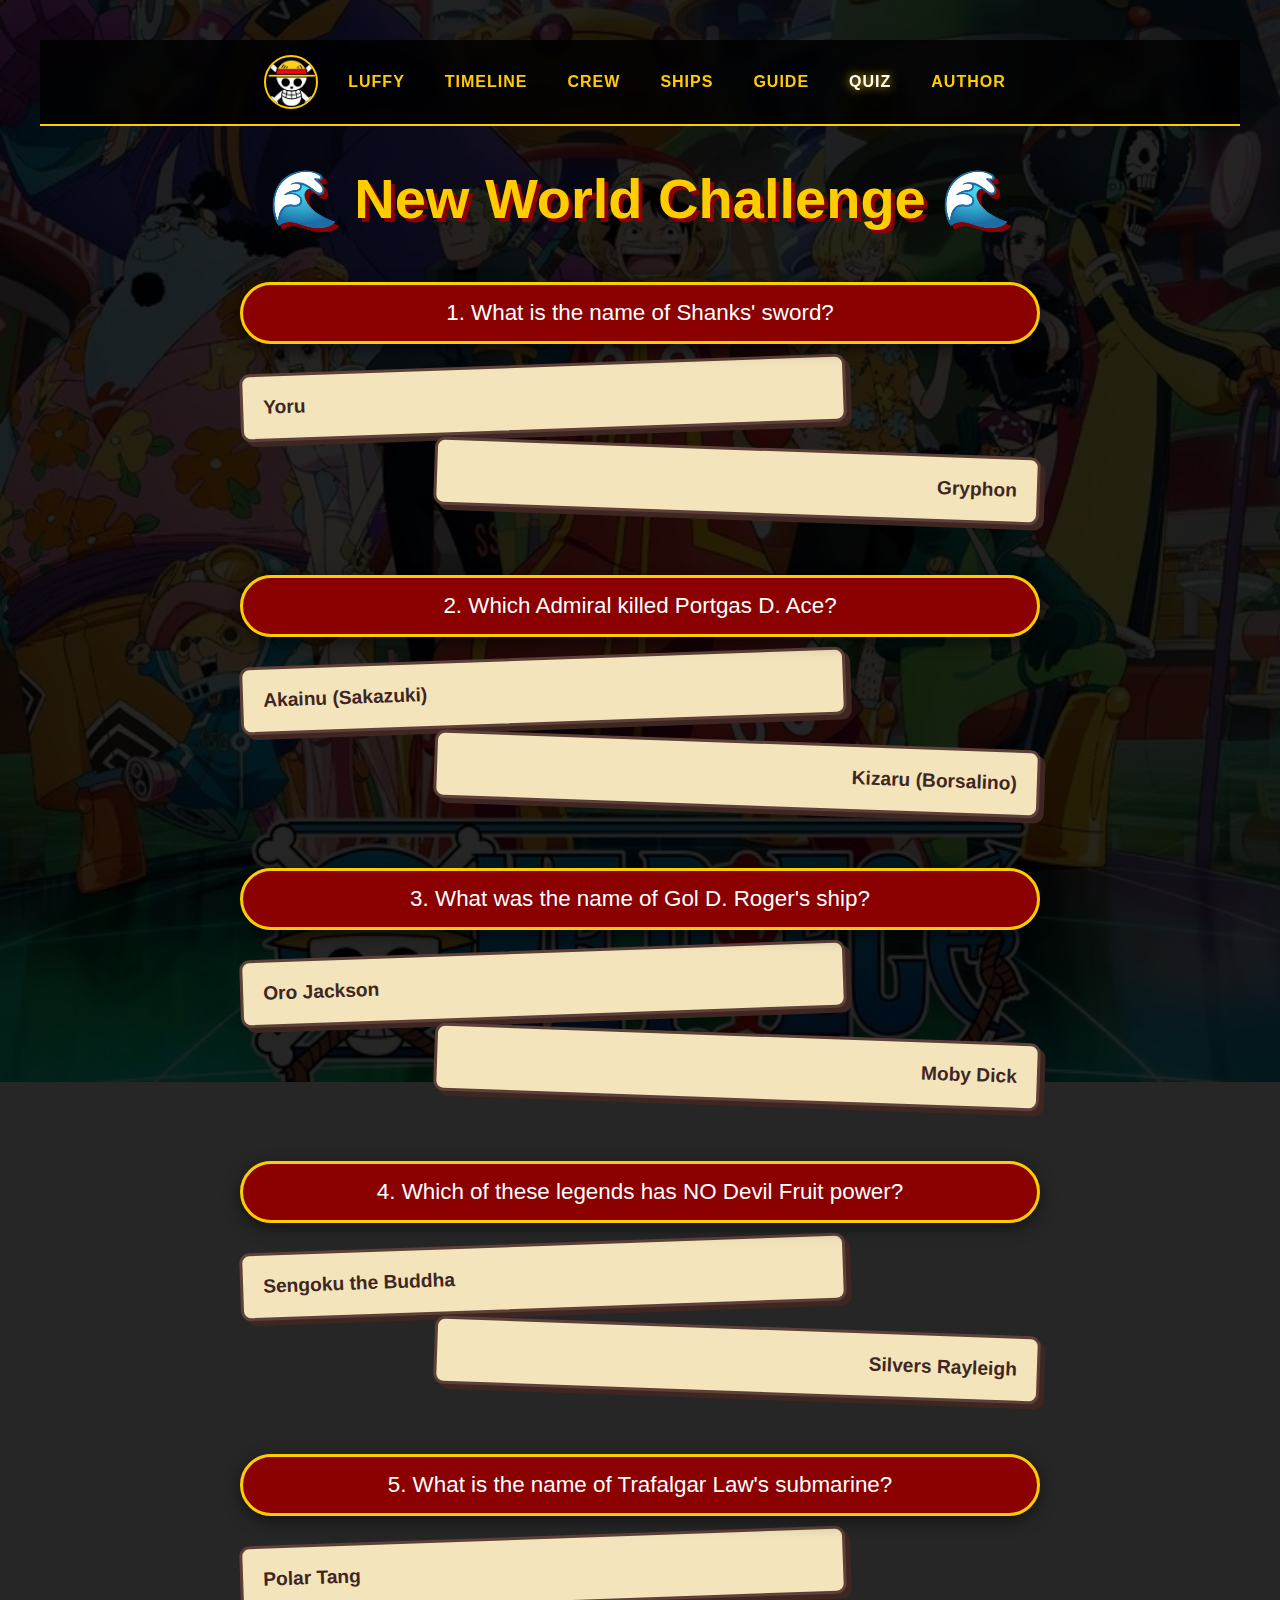
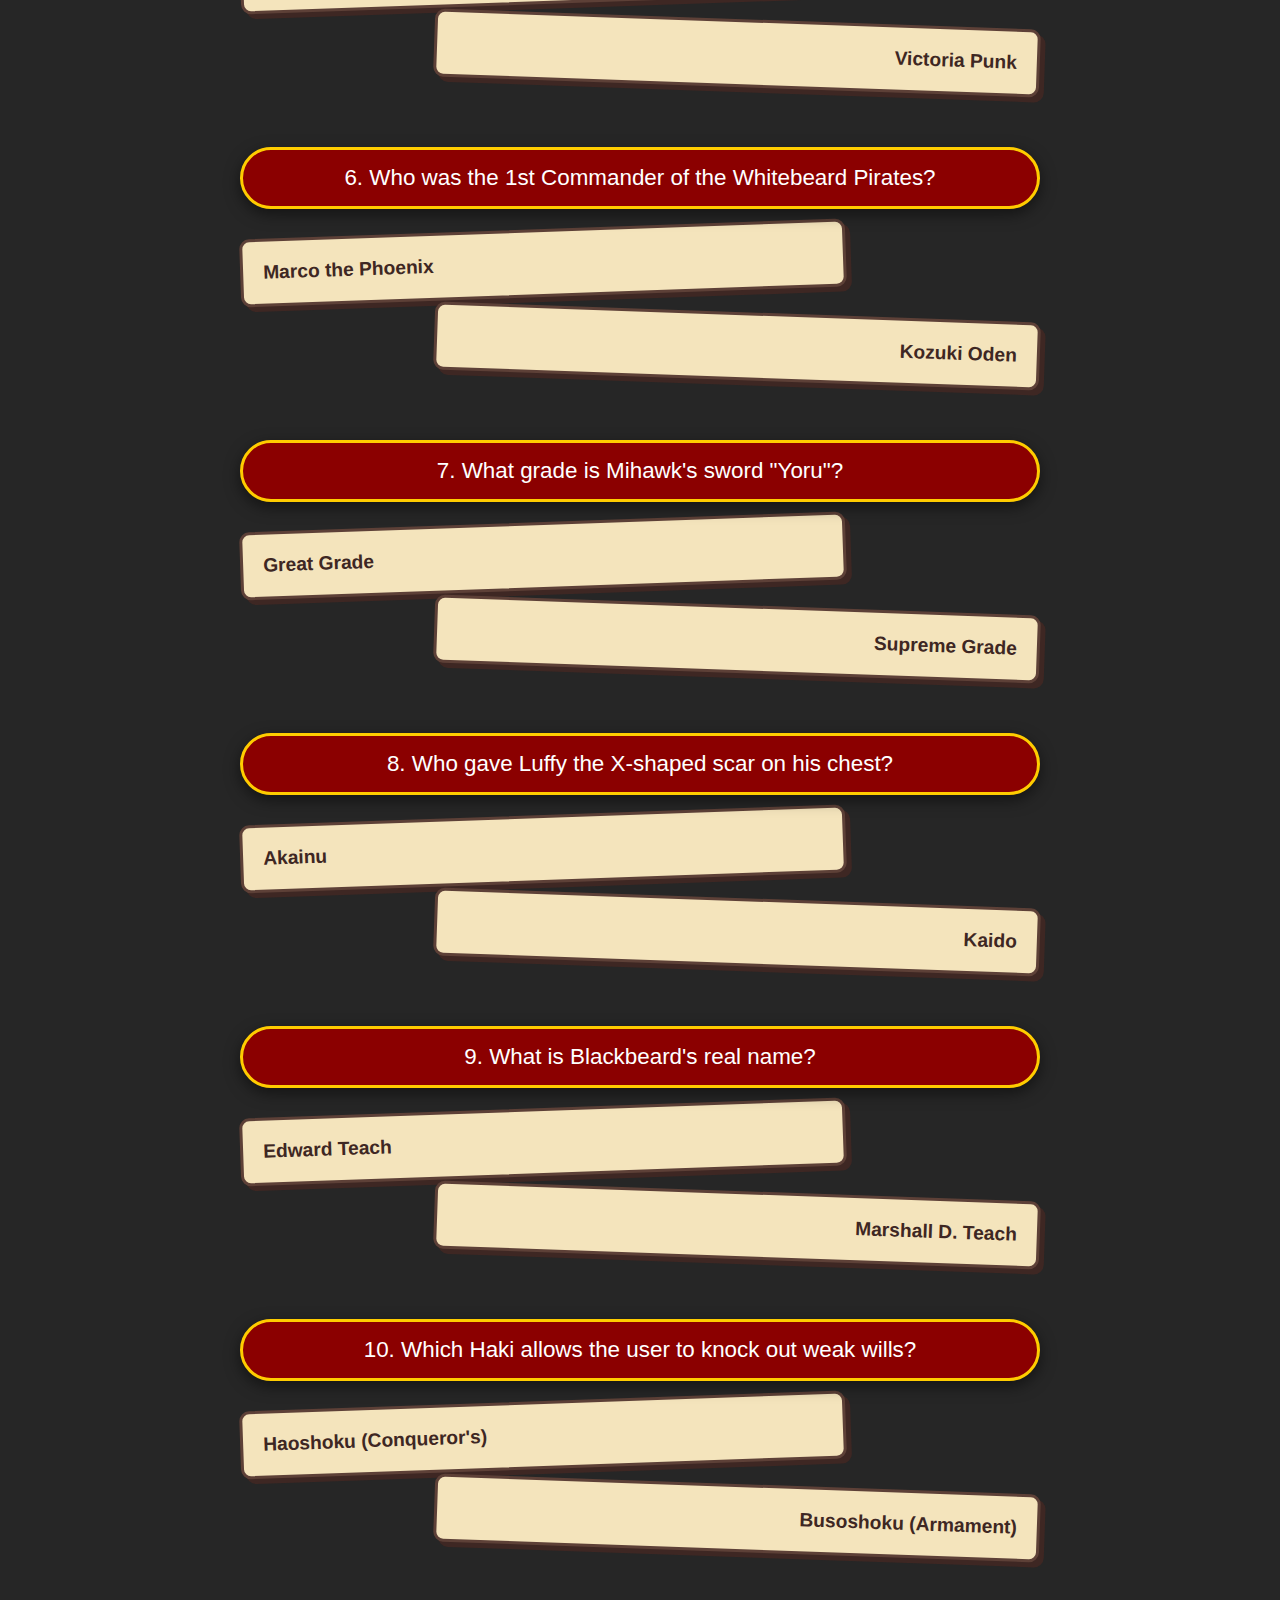
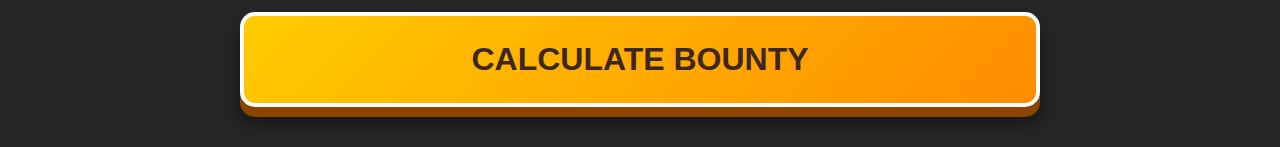
<file: quiz.html>
<!DOCTYPE html>
<html lang="en">
<head>
<meta charset="UTF-8">
<title>Log Pose</title>
<style>
    body {
        margin: 0;
        font-family: 'Trebuchet MS', sans-serif;
        background: url('images/timeline.jpg') no-repeat center center/cover;
        background-attachment: fixed;
        color: #fff;
        overflow-x: hidden;
    }

    .overlay {
        background: rgba(0, 0, 0, 0.85);
        min-height: 100vh;
        padding: 40px;
    }

    nav {
        text-align: center;
        margin-bottom: 40px;
        position: sticky;
        top: 0;
        z-index: 100;
        background: rgba(0,0,0,0.8);
        padding: 15px;
        border-bottom: 2px solid #ffcc00;
        backdrop-filter: blur(5px);
        display: flex;
        justify-content: center;
        align-items: center;
        gap: 20px;
    }

    .nav-logo {
        height: 50px;
        width: 50px;
        object-fit: cover;
        border-radius: 50%;
        border: 2px solid #ffcc00;
        transition: transform 0.5s;
    }

    .nav-logo:hover {
        transform: rotate(360deg);
    }

    nav a {
        color: #ffcc00;
        margin: 0 10px;
        text-decoration: none;
        font-weight: bold;
        font-size: 16px;
        text-transform: uppercase;
        letter-spacing: 1px;
        transition: color 0.3s;
    }

    nav a:hover, nav a.active {
        color: #fff;
        text-shadow: 0 0 10px #ffcc00;
    }

    h1 {
        text-align: center;
        color: #ffcc00;
        font-size: 3.5rem;
        text-shadow: 4px 4px 0 #8b0000;
        margin-bottom: 50px;
        animation: dropIn 1s ease-out;
    }

    .quiz-container {
        max-width: 800px;
        margin: auto;
    }

    .question-card {
        background: transparent;
        margin-bottom: 60px;
    }

    .question-text {
        background: #8b0000;
        color: #fff;
        padding: 15px 30px;
        font-size: 1.4rem;
        border: 3px solid #ffcc00;
        border-radius: 50px;
        text-align: center;
        box-shadow: 0 5px 15px rgba(0,0,0,0.5);
        position: relative;
        z-index: 2;
        margin-bottom: 20px;
    }

    .options-wrapper {
        display: flex;
        flex-direction: column;
        gap: 15px;
    }

    input[type="radio"] {
        display: none;
    }

    .option-label {
        display: block;
        background: url('https://www.transparenttextures.com/patterns/aged-paper.png'), #f4e4bc; 
        background-blend-mode: multiply;
        color: #3e2723;
        padding: 20px;
        width: 70%; 
        border-radius: 10px;
        cursor: pointer;
        border: 3px solid #5d4037;
        font-weight: bold;
        font-size: 1.2rem;
        position: relative;
        transition: all 0.3s cubic-bezier(0.175, 0.885, 0.32, 1.275);
        box-shadow: 5px 5px 0 #3e2723;
    }

    .options-wrapper label:first-child .option-label {
        margin-right: auto; 
        transform: rotate(-2deg);
        animation: slideInLeft 0.8s ease-out both;
    }

    .options-wrapper label:last-child .option-label {
        margin-left: auto; 
        text-align: right;
        transform: rotate(2deg);
        animation: slideInRight 0.8s ease-out both;
    }

    .option-label:hover {
        transform: scale(1.05) rotate(0deg) !important;
        background: #fff;
        box-shadow: 0 0 20px #ffcc00;
        z-index: 10;
    }

    input[type="radio"]:checked + .option-label {
        background: #2c3e50; 
        color: #ffcc00;
        border-color: #ffcc00;
        transform: scale(1.1) !important;
        box-shadow: 0 0 25px #ffcc00, inset 0 0 10px #000;
    }
    
    input[type="radio"]:checked + .option-label::after {
        content: '🏴‍☠️';
        position: absolute;
        right: 10px;
        top: 50%;
        transform: translateY(-50%);
        font-size: 1.5rem;
    }
    
    .options-wrapper label:last-child input[type="radio"]:checked + .option-label::after {
        right: auto;
        left: 10px;
    }

    .submit-btn {
        display: block;
        width: 100%;
        padding: 25px;
        font-size: 2rem;
        font-weight: 900;
        background: linear-gradient(135deg, #ffcc00, #ff8c00);
        color: #3e2723;
        border: 4px solid #fff;
        border-radius: 15px;
        cursor: pointer;
        margin-top: 50px;
        text-transform: uppercase;
        box-shadow: 0 10px 0 #8b4500, 0 15px 20px rgba(0,0,0,0.5);
        transition: all 0.2s;
        animation: pulse 2s infinite;
    }

    .submit-btn:active {
        transform: translateY(10px);
        box-shadow: 0 0 0 #8b4500;
    }

    @keyframes slideInLeft {
        from { opacity: 0; transform: translateX(-100px) rotate(-10deg); }
        to { opacity: 1; transform: translateX(0) rotate(-2deg); }
    }

    @keyframes slideInRight {
        from { opacity: 0; transform: translateX(100px) rotate(10deg); }
        to { opacity: 1; transform: translateX(0) rotate(2deg); }
    }
    
    @keyframes dropIn {
        from { transform: translateY(-500px); }
        to { transform: translateY(0); }
    }

    @keyframes pulse {
        0% { transform: scale(1); }
        50% { transform: scale(1.02); }
        100% { transform: scale(1); }
    }

    #result-modal {
        display: none;
        position: fixed;
        top: 0;
        left: 0;
        width: 100%;
        height: 100%;
        background: rgba(0,0,0,0.6); 
        z-index: 2000;
        justify-content: center;
        align-items: center;
        backdrop-filter: blur(5px);
    }

    .wanted-poster {
        background: #f4e4bc url('https://www.transparenttextures.com/patterns/aged-paper.png');
        color: #3e2723;
        width: 450px;
        padding: 30px;
        text-align: center;
        border: 15px solid #2c2c2c; 
        box-shadow: 0 0 100px rgba(0,0,0,1);
        font-family: 'Times New Roman', serif;
        position: relative;
        transform: rotate(-2deg);
        animation: posterSlam 0.4s cubic-bezier(0.175, 0.885, 0.32, 1.275);
    }

    @keyframes posterSlam {
        0% { transform: scale(5) rotate(20deg); opacity: 0; }
        100% { transform: scale(1) rotate(-2deg); opacity: 1; }
    }

    .wanted-header {
        font-size: 3.5rem;
        font-weight: 900;
        letter-spacing: 5px;
        margin: 0;
        border-bottom: 5px solid #3e2723;
        line-height: 1;
        padding-bottom: 10px;
    }

    .wanted-sub {
        font-size: 1.2rem;
        margin-top: 5px;
        font-weight: bold;
    }

    .score-box {
        border: 4px solid #3e2723;
        margin: 20px 0;
        padding: 20px;
        background: #fff;
    }

    .final-score {
        font-size: 4rem;
        font-weight: bold;
        color: #333;
    }

    .rank-title {
        font-size: 2.5rem;
        text-transform: uppercase;
        font-weight: bold;
        color: #8b0000;
        text-shadow: 2px 2px 0 rgba(0,0,0,0.2);
    }

    .belly-text {
        font-size: 1.5rem;
        font-family: 'Trebuchet MS', sans-serif;
        font-weight: bold;
        margin-top: 10px;
    }

    .close-btn {
        margin-top: 25px;
        background: #8b0000;
        color: #fff;
        border: 2px solid #fff;
        padding: 10px 40px;
        font-size: 1.2rem;
        font-weight: bold;
        cursor: pointer;
        transition: transform 0.2s;
    }
    
    .close-btn:hover {
        transform: scale(1.1);
        background: #ff0000;
    }

</style>
</head>
<body>

<div class="overlay">

    <nav>
        <img src="logo.png" alt="Logo" class="nav-logo">
        <a href="index.html">Luffy</a>
        <a href="timeline.html">Timeline</a>
        <a href="crew.html">Crew</a>
        <a href="ships.html">Ships</a>
        <a href="guide.html">Guide</a>
        <a href="quiz.html" class="active">Quiz</a>
        <a href="author.html">Author</a>
    </nav>

    <h1>🌊 New World Challenge 🌊</h1>

    <div class="quiz-container">
        <form id="quizForm">

            <div class="question-card">
                <div class="question-text">1. What is the name of Shanks' sword?</div>
                <div class="options-wrapper">
                    <label>
                        <input type="radio" name="q1" value="0">
                        <div class="option-label">Yoru</div>
                    </label>
                    <label>
                        <input type="radio" name="q1" value="1">
                        <div class="option-label">Gryphon</div>
                    </label>
                </div>
            </div>

            <div class="question-card">
                <div class="question-text">2. Which Admiral killed Portgas D. Ace?</div>
                <div class="options-wrapper">
                    <label>
                        <input type="radio" name="q2" value="1">
                        <div class="option-label">Akainu (Sakazuki)</div>
                    </label>
                    <label>
                        <input type="radio" name="q2" value="0">
                        <div class="option-label">Kizaru (Borsalino)</div>
                    </label>
                </div>
            </div>

            <div class="question-card">
                <div class="question-text">3. What was the name of Gol D. Roger's ship?</div>
                <div class="options-wrapper">
                    <label>
                        <input type="radio" name="q3" value="1">
                        <div class="option-label">Oro Jackson</div>
                    </label>
                    <label>
                        <input type="radio" name="q3" value="0">
                        <div class="option-label">Moby Dick</div>
                    </label>
                </div>
            </div>

            <div class="question-card">
                <div class="question-text">4. Which of these legends has NO Devil Fruit power?</div>
                <div class="options-wrapper">
                    <label>
                        <input type="radio" name="q4" value="0">
                        <div class="option-label">Sengoku the Buddha</div>
                    </label>
                    <label>
                        <input type="radio" name="q4" value="1">
                        <div class="option-label">Silvers Rayleigh</div>
                    </label>
                </div>
            </div>

            <div class="question-card">
                <div class="question-text">5. What is the name of Trafalgar Law's submarine?</div>
                <div class="options-wrapper">
                    <label>
                        <input type="radio" name="q5" value="1">
                        <div class="option-label">Polar Tang</div>
                    </label>
                    <label>
                        <input type="radio" name="q5" value="0">
                        <div class="option-label">Victoria Punk</div>
                    </label>
                </div>
            </div>

             <div class="question-card">
                <div class="question-text">6. Who was the 1st Commander of the Whitebeard Pirates?</div>
                <div class="options-wrapper">
                    <label>
                        <input type="radio" name="q6" value="1">
                        <div class="option-label">Marco the Phoenix</div>
                    </label>
                    <label>
                        <input type="radio" name="q6" value="0">
                        <div class="option-label">Kozuki Oden</div>
                    </label>
                </div>
            </div>

             <div class="question-card">
                <div class="question-text">7. What grade is Mihawk's sword "Yoru"?</div>
                <div class="options-wrapper">
                    <label>
                        <input type="radio" name="q7" value="0">
                        <div class="option-label">Great Grade</div>
                    </label>
                    <label>
                        <input type="radio" name="q7" value="1">
                        <div class="option-label">Supreme Grade</div>
                    </label>
                </div>
            </div>

            <div class="question-card">
                <div class="question-text">8. Who gave Luffy the X-shaped scar on his chest?</div>
                <div class="options-wrapper">
                    <label>
                        <input type="radio" name="q8" value="1">
                        <div class="option-label">Akainu</div>
                    </label>
                    <label>
                        <input type="radio" name="q8" value="0">
                        <div class="option-label">Kaido</div>
                    </label>
                </div>
            </div>

            <div class="question-card">
                <div class="question-text">9. What is Blackbeard's real name?</div>
                <div class="options-wrapper">
                    <label>
                        <input type="radio" name="q9" value="0">
                        <div class="option-label">Edward Teach</div>
                    </label>
                    <label>
                        <input type="radio" name="q9" value="1">
                        <div class="option-label">Marshall D. Teach</div>
                    </label>
                </div>
            </div>

            <div class="question-card">
                <div class="question-text">10. Which Haki allows the user to knock out weak wills?</div>
                <div class="options-wrapper">
                    <label>
                        <input type="radio" name="q10" value="1">
                        <div class="option-label">Haoshoku (Conqueror's)</div>
                    </label>
                    <label>
                        <input type="radio" name="q10" value="0">
                        <div class="option-label">Busoshoku (Armament)</div>
                    </label>
                </div>
            </div>

            <button type="button" class="submit-btn" onclick="checkQuiz()">Calculate Bounty</button>
        </form>
    </div>
</div>

<div id="result-modal">
    <div class="wanted-poster">
        <div class="wanted-header">WANTED</div>
        <div class="wanted-sub">DEAD OR ALIVE</div>
        
        <div class="score-box">
            <div class="final-score" id="finalScore">0</div>
        </div>
        
        <div class="rank-title" id="finalRank">Civilian</div>
        
        <div class="belly-text">REWARD: <span id="bellyReward">0</span> -</div>
        
        <button class="close-btn" onclick="location.reload()">Re-Challenge</button>
    </div>
</div>

<script>
function checkQuiz() {
    let score = 0;
    const totalQuestions = 10;
    
    window.scrollTo({ top: 0, behavior: 'smooth' });
    
    for (let i = 1; i <= totalQuestions; i++) {
        let q = document.querySelector('input[name="q' + i + '"]:checked');
        if (q) score += parseInt(q.value);
    }

    let rank = "";
    let color = "";
    let reward = "0";
    
    if (score <= 3) {
        rank = "Mountain Bandit";
        color = "#7f8c8d";
        reward = "8,000,000";
    } else if (score <= 6) {
        rank = "Supernova";
        color = "#27ae60";
        reward = "300,000,000";
    } else if (score <= 8) {
        rank = "Yonko Commander";
        color = "#e67e22";
        reward = "1,000,000,000";
    } else {
        rank = "Pirate King";
        color = "#c0392b";
        reward = "5,564,800,000";
    }

    document.getElementById("finalScore").innerText = score + "/" + totalQuestions;
    document.getElementById("finalRank").innerText = rank;
    document.getElementById("finalRank").style.color = color;
    document.getElementById("bellyReward").innerText = reward;
    
    document.getElementById("result-modal").style.display = "flex";
}
</script>
<script src="gear5.js"></script>
</body>
</html>
</file>
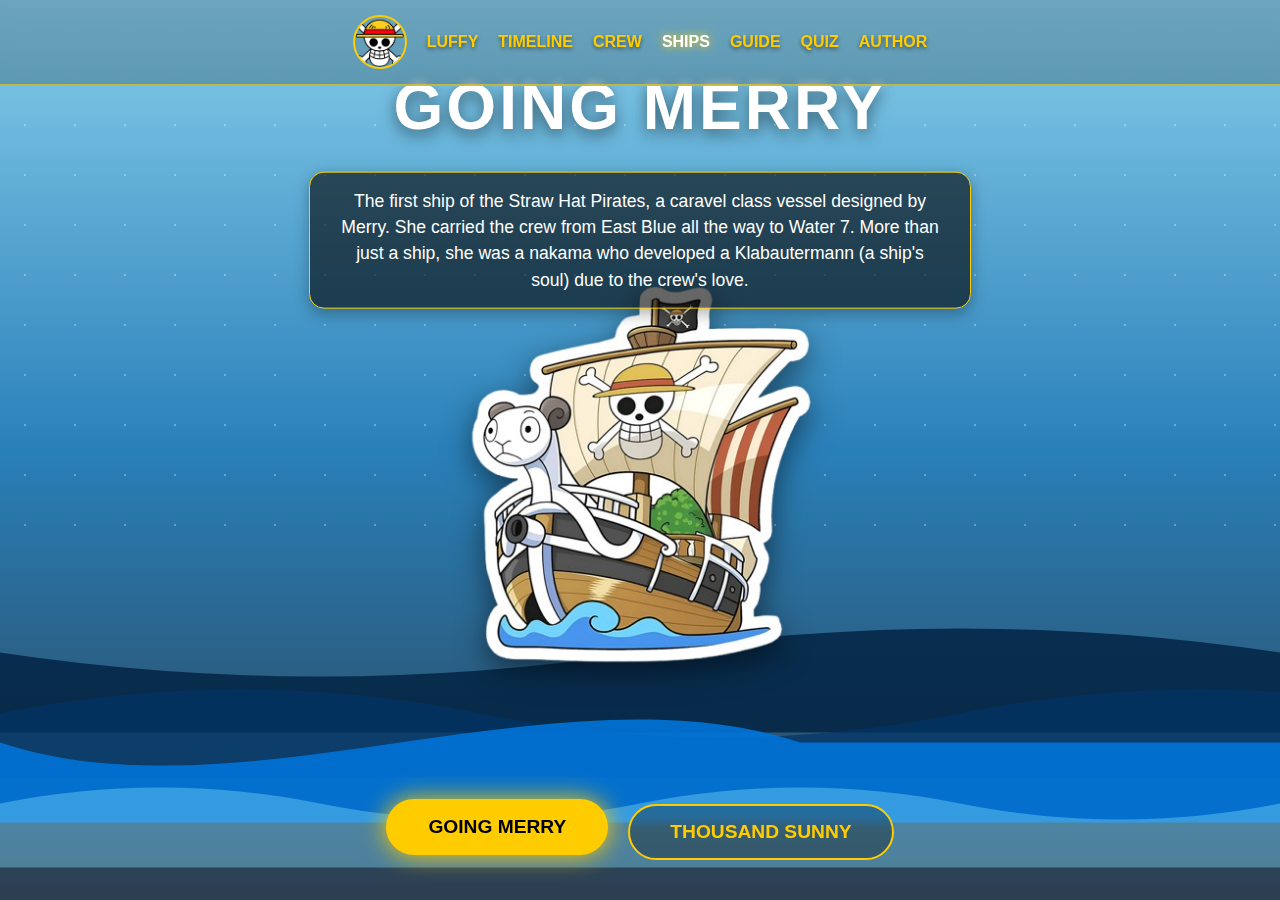
<file: ships.html>
<!DOCTYPE html>
<html lang="en">
<head>
    <meta charset="UTF-8">
    <title>Log Pose</title>
    <style>
        body {
            margin: 0;
            font-family: 'Trebuchet MS', sans-serif;
            background: linear-gradient(to bottom, #87CEEB 0%, #2980b9 50%, #2c3e50 100%);
            height: 100vh;
            overflow: hidden;
            position: relative;
            transition: background 1s ease;
        }

        .sky {
            position: absolute;
            top: 0;
            left: 0;
            width: 100%;
            height: 60%;
            background-image: radial-gradient(white 1px, transparent 1px);
            background-size: 50px 50px;
            opacity: 0.3;
            animation: skyMove 60s linear infinite;
            z-index: 0;
        }

        nav {
            text-align: center;
            padding: 15px;
            position: relative;
            z-index: 100;
            background: rgba(0,0,0,0.2);
            backdrop-filter: blur(5px);
            border-bottom: 2px solid rgba(255, 204, 0, 0.6);
            display: flex;
            justify-content: center;
            align-items: center;
            gap: 20px;
        }

        .nav-logo {
            height: 50px;
            width: 50px;
            object-fit: cover;
            border-radius: 50%;
            border: 2px solid #ffcc00;
            transition: transform 0.5s;
        }

        .nav-logo:hover { transform: rotate(360deg); }

        nav a {
            color: #ffcc00;
            text-decoration: none;
            font-weight: bold;
            font-size: 16px;
            text-transform: uppercase;
            text-shadow: 0 2px 4px rgba(0,0,0,0.5);
            transition: 0.3s;
        }

        nav a:hover, nav a.active { 
            color: #fff; text-shadow: 0 0 10px #ffcc00; 
        }

        .wave {
            position: absolute;
            bottom: 0;
            left: 0;
            width: 200%;
            background-repeat: repeat-x;
            background-size: 50% 100%;
            background-position: 0 bottom;
            transform-origin: center bottom;
            pointer-events: none;
        }

        .wave1 {
            height: 55vh;
            background-image: url("data:image/svg+xml,%3Csvg viewBox='0 0 800 100' xmlns='http://www.w3.org/2000/svg'%3E%3Cpath d='M0 50 Q 200 80 400 50 T 800 50 V 100 H 0 Z' fill='%23001f3f' opacity='0.8'/%3E%3C/svg%3E");
            animation: scrollWave 20s linear infinite, swell 6s ease-in-out infinite;
            z-index: 1;
        }

        .wave2 {
            height: 45vh;
            background-image: url("data:image/svg+xml,%3Csvg viewBox='0 0 800 100' xmlns='http://www.w3.org/2000/svg'%3E%3Cpath d='M0 60 Q 150 30 300 60 T 600 60 T 900 60 V 100 H 0 Z' fill='%23003366' opacity='0.7'/%3E%3C/svg%3E");
            animation: scrollWave 15s linear infinite reverse, swell 5s ease-in-out infinite reverse;
            z-index: 2;
        }

        .ship-container {
            position: absolute;
            bottom: 25%;
            left: 50%;
            transform: translateX(-50%);
            width: 600px;
            height: 600px;
            display: flex;
            justify-content: center;
            align-items: flex-end;
            z-index: 5; 
            pointer-events: none;
        }

        .wave3 {
            height: 35vh;
            background-image: url("data:image/svg+xml,%3Csvg viewBox='0 0 800 100' xmlns='http://www.w3.org/2000/svg'%3E%3Cpath d='M0 50 C 150 100 350 0 500 50 T 1000 50 V 100 H 0 Z' fill='%230074D9' opacity='0.9'/%3E%3C/svg%3E");
            animation: scrollWave 10s linear infinite, swell 4s ease-in-out infinite;
            z-index: 10;
        }

        .wave4 {
            height: 25vh;
            background-image: url("data:image/svg+xml,%3Csvg viewBox='0 0 800 100' xmlns='http://www.w3.org/2000/svg'%3E%3Cpath d='M0 60 Q 100 40 200 60 T 400 60 T 600 60 T 800 60 V 100 H 0 Z' fill='%237FDBFF' opacity='0.4'/%3E%3C/svg%3E");
            animation: scrollWave 5s linear infinite reverse, swell 3s ease-in-out infinite;
            z-index: 11;
        }

        .ship-sprite {
            max-width: 100%;
            max-height: 100%;
            filter: drop-shadow(0 10px 15px rgba(0,0,0,0.5));
            opacity: 0;
            transform: translateX(100px) rotate(5deg);
            transition: all 0.8s cubic-bezier(0.175, 0.885, 0.32, 1.275);
            display: none;
        }

        .ship-sprite.active {
            display: block;
            opacity: 1;
            transform: translateX(0) rotate(0deg);
            animation: bobbing 3s ease-in-out infinite alternate;
        }

        #ship-sunny.active {
            animation: bobbingBig 3s ease-in-out infinite alternate;
        }

        .info-panel {
            position: absolute;
            top: 18%;
            left: 50%;
            transform: translate(-50%, -50%);
            text-align: center;
            opacity: 0;
            transition: all 0.5s ease;
            z-index: 50;
            pointer-events: none;
            width: 80%;
            max-width: 800px;
        }

        .info-panel.active { opacity: 1; top: 22%; }

        .info-panel h1 {
            font-size: 4rem;
            color: #fff;
            margin: 0 0 10px 0;
            text-shadow: 0 5px 15px rgba(0,0,0,0.5);
            letter-spacing: 3px;
            text-transform: uppercase;
        }

        .info-panel p {
            background: rgba(0,0,0,0.6);
            color: #fff;
            padding: 15px 30px;
            border-radius: 15px;
            display: inline-block;
            font-size: 1.1rem;
            line-height: 1.5;
            border: 1px solid #ffcc00;
            box-shadow: 0 5px 15px rgba(0,0,0,0.3);
            max-width: 600px;
        }

        .controls {
            position: absolute;
            bottom: 40px;
            width: 100%;
            text-align: center;
            z-index: 100;
            display: flex;
            justify-content: center;
            gap: 20px;
        }

        .ship-btn {
            background: rgba(0, 0, 0, 0.3);
            border: 2px solid #ffcc00;
            color: #ffcc00;
            padding: 15px 40px;
            font-size: 1.2rem;
            font-weight: bold;
            border-radius: 50px;
            cursor: pointer;
            backdrop-filter: blur(5px);
            transition: 0.3s;
            text-transform: uppercase;
        }

        .ship-btn:hover, .ship-btn.active {
            background: #ffcc00;
            color: #000;
            box-shadow: 0 0 25px #ffcc00;
            transform: translateY(-5px);
        }

        @keyframes scrollWave {
            0% { background-position-x: 0; }
            100% { background-position-x: -1000px; }
        }

        @keyframes swell {
            0%, 100% { transform: translateY(0) scaleY(1); }
            50% { transform: translateY(-15px) scaleY(1.05); }
        }

        @keyframes skyMove { 0% { background-position: 0 0; } 100% { background-position: 0 100%; } }
        
        @keyframes bobbing { 
            0% { transform: translateY(0px) rotate(1deg); } 
            100% { transform: translateY(-20px) rotate(-1deg); } 
        }

        @keyframes bobbingBig { 
            0% { transform: scale(1.6) translateY(0px) rotate(1deg); } 
            100% { transform: scale(1.6) translateY(-20px) rotate(-1deg); } 
        }

        body.gear-5-mode {
            background: radial-gradient(circle, #ffffff 0%, #dbe6f6 100%) !important;
        }
        body.gear-5-mode .wave { filter: hue-rotate(180deg) brightness(1.5); }
        body.gear-5-mode .ship-btn { 
            background: #fff !important; color: #8E44AD !important; border-color: #8E44AD !important;
        }
        body.gear-5-mode h1 { color: #D32F2F !important; text-shadow: 2px 2px 0px rgba(0,0,0,0.1); }
        body.gear-5-mode * { transition: all 0.6s cubic-bezier(0.68, -0.55, 0.26, 1.55) !important; }
    </style>
</head>
<body>

<nav>
    <img src="logo.png" alt="Logo" class="nav-logo">
    <a href="index.html">Luffy</a>
    <a href="timeline.html">Timeline</a>
    <a href="crew.html">Crew</a>
    <a href="ships.html" class="active">Ships</a>
    <a href="guide.html">Guide</a>
    <a href="quiz.html">Quiz</a>
    <a href="author.html">Author</a>
</nav>

<div class="sky"></div>

<div class="wave wave1"></div>
<div class="wave wave2"></div>

<div class="ship-container">
    <img src="images/merry.png" class="ship-sprite active" id="ship-merry">
    <img src="images/sunny.png" class="ship-sprite" id="ship-sunny">
</div>

<div class="wave wave3"></div>
<div class="wave wave4"></div>

<div class="info-panel active" id="info-merry">
    <h1>Going Merry</h1>
    <p>
        The first ship of the Straw Hat Pirates, a caravel class vessel designed by Merry. 
        She carried the crew from East Blue all the way to Water 7. More than just a ship, 
        she was a nakama who developed a Klabautermann (a ship's soul) due to the crew's love.
    </p>
</div>

<div class="info-panel" id="info-sunny">
    <h1>Thousand Sunny</h1>
    <p>
        The second ship of the Straw Hats, a brigantine sloop built by Franky using Adam Wood—the strongest 
        wood in the world. Equipped with the Soldier Dock System and the Coup de Burst, it is the ship 
        destined to sail across the end of the Grand Line.
    </p>
</div>

<div class="controls">
    <button class="ship-btn active" onclick="setShip('merry')">Going Merry</button>
    <button class="ship-btn" onclick="setShip('sunny')">Thousand Sunny</button>
</div>

<script>
    function setShip(shipId) {
        document.querySelectorAll('.ship-btn').forEach(btn => btn.classList.remove('active'));
        event.target.classList.add('active');

        document.querySelectorAll('.ship-sprite').forEach(s => s.classList.remove('active'));
        document.getElementById('ship-' + shipId).classList.add('active');

        document.querySelectorAll('.info-panel').forEach(i => i.classList.remove('active'));
        document.getElementById('info-' + shipId).classList.add('active');

        if(shipId === 'sunny') {
            document.body.style.background = "linear-gradient(to bottom, #f1c40f 0%, #e67e22 50%, #2c3e50 100%)";
        } else {
            document.body.style.background = "linear-gradient(to bottom, #87CEEB 0%, #2980b9 50%, #2c3e50 100%)";
        }
    }
</script>
<script src="gear5.js"></script>
</body>
</html>
</file>
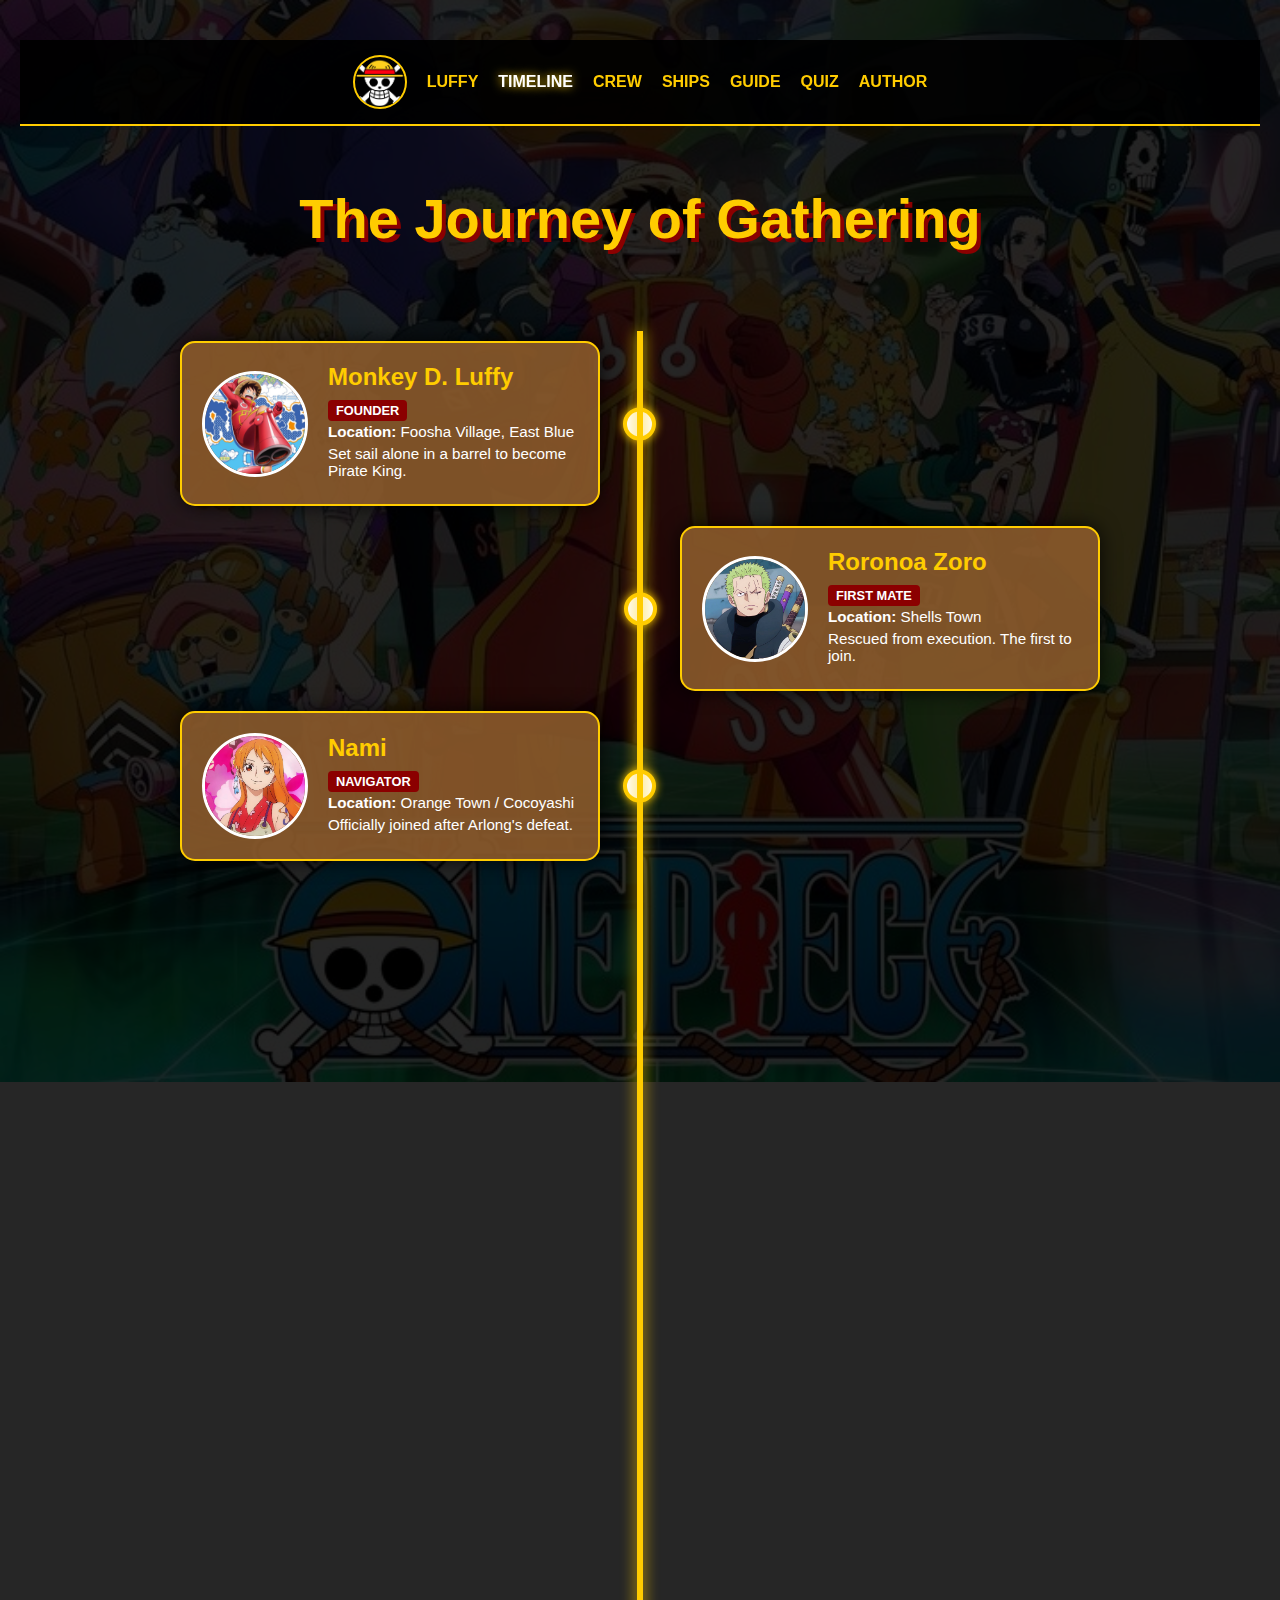
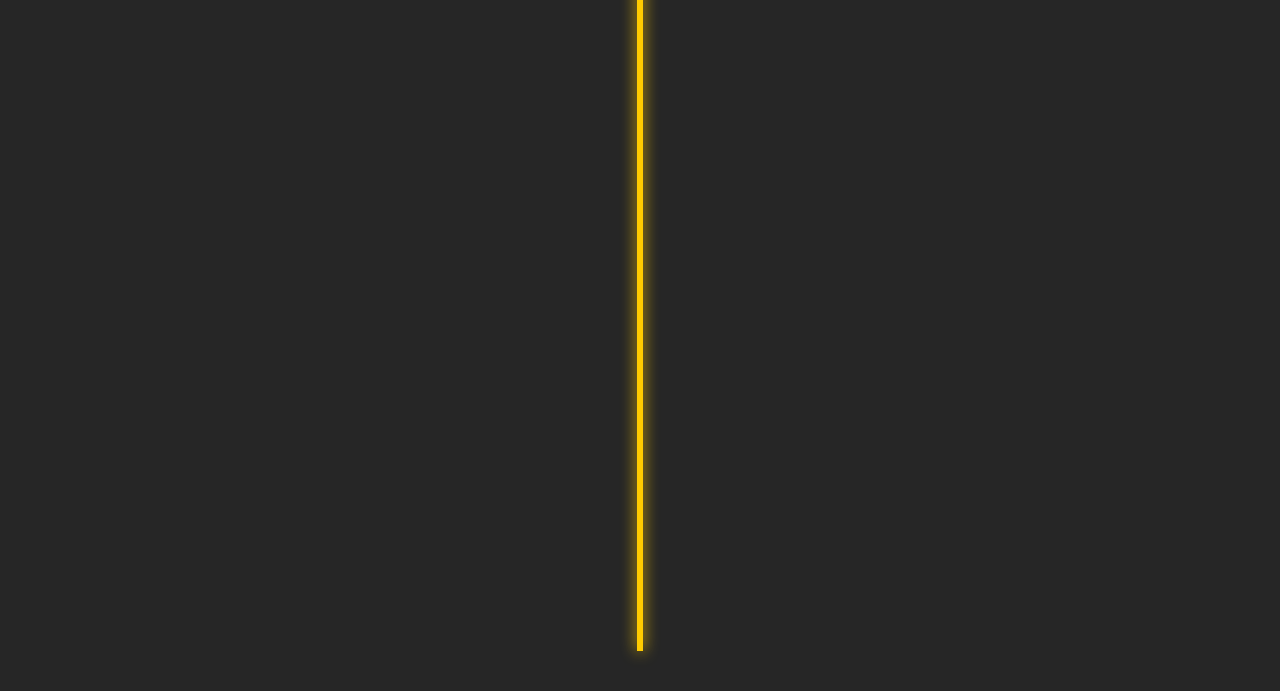
<file: timeline.html>
<!DOCTYPE html>
<html lang="en">
<head>
    <meta charset="UTF-8">
    <title>Log Pose</title>
    <style>
        body {
            margin: 0;
            font-family: 'Trebuchet MS', sans-serif;
            background: url('images/timeline.jpg') no-repeat center center/cover;
            background-attachment: fixed;
            color: #fff;
            overflow-x: hidden;
        }

        .overlay {
            background: rgba(0,0,0,0.85);
            min-height: 100vh;
            padding: 40px 20px;
        }

        nav {
            text-align: center;
            margin-bottom: 60px;
            position: sticky;
            top: 0;
            z-index: 100;
            background: rgba(0,0,0,0.9);
            padding: 15px;
            border-bottom: 2px solid #ffcc00;
            display: flex;
            justify-content: center;
            align-items: center;
            gap: 20px;
        }

        .nav-logo {
            height: 50px;
            width: 50px;
            object-fit: cover;
            border-radius: 50%;
            border: 2px solid #ffcc00;
            transition: transform 0.5s;
        }

        .nav-logo:hover {
            transform: rotate(360deg);
        }

        nav a {
            color: #ffcc00;
            text-decoration: none;
            font-weight: bold;
            font-size: 16px;
            text-transform: uppercase;
            transition: color 0.3s;
        }

        nav a:hover, nav a.active {
            color: #fff;
            text-shadow: 0 0 10px #ffcc00;
        }

        h1 {
            text-align: center;
            color: #ffcc00;
            font-size: 3.5rem;
            margin-bottom: 80px;
            text-shadow: 4px 4px 0 #8b0000;
        }

        .timeline-container {
            max-width: 1000px;
            margin: 0 auto;
            position: relative;
            padding-bottom: 100px;
        }

        .timeline-container::after {
            content: '';
            position: absolute;
            width: 6px;
            background: #ffcc00;
            top: 0;
            bottom: 0;
            left: 50%;
            transform: translateX(-50%);
            box-shadow: 0 0 15px #ffcc00;
            z-index: 0;
        }

        .timeline-item {
            padding: 10px 40px;
            position: relative;
            width: 50%;
            box-sizing: border-box;
            opacity: 0;
            transition: all 0.8s ease-out;
        }

        .timeline-item:nth-child(odd) {
            left: 0;
            transform: translateX(-100px);
        }

        .timeline-item:nth-child(even) {
            left: 50%;
            transform: translateX(100px);
        }

        .timeline-item::after {
            content: '';
            position: absolute;
            width: 25px;
            height: 25px;
            background: #fff;
            border: 4px solid #ffcc00;
            top: 50%;
            border-radius: 50%;
            z-index: 1;
            box-shadow: 0 0 10px #ffcc00;
            transition: background 0.3s;
        }

        .timeline-item:nth-child(odd)::after {
            right: -16px;
            transform: translateY(-50%);
        }

        .timeline-item:nth-child(even)::after {
            left: -16px;
            transform: translateY(-50%);
        }

        .timeline-item:hover::after {
            background: #8b0000;
        }

        .content-box {
            padding: 20px;
            background: rgba(139, 90, 43, 0.9);
            border-radius: 15px;
            border: 2px solid #ffcc00;
            box-shadow: 0 0 20px rgba(0,0,0,0.8);
            display: flex;
            gap: 20px;
            align-items: center;
            transition: transform 0.3s;
        }

        .content-box:hover {
            transform: scale(1.05);
            background: rgba(160, 100, 50, 0.95);
            z-index: 10;
        }

        .content-box img {
            width: 100px;
            height: 100px;
            object-fit: cover;
            border-radius: 50%;
            border: 3px solid #fff;
        }

        .text-content h2 {
            margin: 0 0 10px 0;
            color: #ffcc00;
            font-size: 1.5rem;
        }

        .text-content p {
            margin: 5px 0;
            font-size: 0.95rem;
        }

        .tag {
            background: #8b0000;
            color: #fff;
            padding: 3px 8px;
            border-radius: 4px;
            font-size: 0.8rem;
            font-weight: bold;
            margin-right: 5px;
        }

        .timeline-item.show {
            opacity: 1;
            transform: translateX(0);
        }

        @media screen and (max-width: 768px) {
            .timeline-container::after { left: 31px; }
            .timeline-item { width: 100%; padding-left: 70px; padding-right: 25px; }
            .timeline-item:nth-child(even) { left: 0; }
            .timeline-item:nth-child(odd), .timeline-item:nth-child(even) { transform: translateX(50px); }
            .timeline-item:nth-child(odd)::after, .timeline-item:nth-child(even)::after { left: 15px; }
            .content-box { flex-direction: column; text-align: center; }
        }
    </style>
</head>
<body>

<div class="overlay">

    <nav>
        <img src="logo.png" alt="Logo" class="nav-logo">
        <a href="index.html">Luffy</a>
        <a href="timeline.html" class="active">Timeline</a>
        <a href="crew.html">Crew</a>
        <a href="ships.html">Ships</a>
        <a href="guide.html">Guide</a>
        <a href="quiz.html">Quiz</a>
        <a href="author.html">Author</a>
    </nav>

    <h1>The Journey of Gathering</h1>

    <div class="timeline-container">

        <div class="timeline-item">
            <div class="content-box">
                <img src="images/crew/luffy.png" alt="Luffy">
                <div class="text-content">
                    <h2>Monkey D. Luffy</h2>
                    <p><span class="tag">FOUNDER</span></p>
                    <p><b>Location:</b> Foosha Village, East Blue</p>
                    <p>Set sail alone in a barrel to become Pirate King.</p>
                </div>
            </div>
        </div>

        <div class="timeline-item">
            <div class="content-box">
                <img src="images/crew/zoro.jpg" alt="Zoro">
                <div class="text-content">
                    <h2>Roronoa Zoro</h2>
                    <p><span class="tag">FIRST MATE</span></p>
                    <p><b>Location:</b> Shells Town</p>
                    <p>Rescued from execution. The first to join.</p>
                </div>
            </div>
        </div>

        <div class="timeline-item">
            <div class="content-box">
                <img src="images/crew/nami.jpg" alt="Nami">
                <div class="text-content">
                    <h2>Nami</h2>
                    <p><span class="tag">NAVIGATOR</span></p>
                    <p><b>Location:</b> Orange Town / Cocoyashi</p>
                    <p>Officially joined after Arlong's defeat.</p>
                </div>
            </div>
        </div>

        <div class="timeline-item">
            <div class="content-box">
                <img src="images/crew/ussop.jpg" alt="Usopp">
                <div class="text-content">
                    <h2>Usopp</h2>
                    <p><span class="tag">SNIPER</span></p>
                    <p><b>Location:</b> Syrup Village</p>
                    <p>Joined after protecting Kaya. Obtained the Going Merry.</p>
                </div>
            </div>
        </div>

        <div class="timeline-item">
            <div class="content-box">
                <img src="images/crew/sanji.webp" alt="Sanji">
                <div class="text-content">
                    <h2>Sanji</h2>
                    <p><span class="tag">COOK</span></p>
                    <p><b>Location:</b> Baratie</p>
                    <p>Joined to find the All Blue.</p>
                </div>
            </div>
        </div>

        <div class="timeline-item">
            <div class="content-box">
                <img src="images/crew/chopper.jpg" alt="Chopper">
                <div class="text-content">
                    <h2>Tony Tony Chopper</h2>
                    <p><span class="tag">DOCTOR</span></p>
                    <p><b>Location:</b> Drum Island</p>
                    <p>A reindeer seeking to cure all diseases.</p>
                </div>
            </div>
        </div>

        <div class="timeline-item">
            <div class="content-box">
                <img src="images/crew/robin.jpg" alt="Robin">
                <div class="text-content">
                    <h2>Nico Robin</h2>
                    <p><span class="tag">ARCHAEOLOGIST</span></p>
                    <p><b>Location:</b> Alabasta</p>
                    <p>Initially an enemy, she joined to find the True History.</p>
                </div>
            </div>
        </div>

        <div class="timeline-item">
            <div class="content-box">
                <img src="images/crew/franky.png" alt="Franky">
                <div class="text-content">
                    <h2>Franky</h2>
                    <p><span class="tag">SHIPWRIGHT</span></p>
                    <p><b>Location:</b> Water 7</p>
                    <p>Built the Thousand Sunny and joined to see it sail the world.</p>
                </div>
            </div>
        </div>

        <div class="timeline-item">
            <div class="content-box">
                <img src="images/crew/brook.jpg" alt="Brook">
                <div class="text-content">
                    <h2>Brook</h2>
                    <p><span class="tag">MUSICIAN</span></p>
                    <p><b>Location:</b> Thriller Bark</p>
                    <p>A living skeleton fulfilling a promise to a whale.</p>
                </div>
            </div>
        </div>

        <div class="timeline-item">
            <div class="content-box">
                <img src="images/crew/jinbe.jpg" alt="Jinbe">
                <div class="text-content">
                    <h2>Jinbe</h2>
                    <p><span class="tag">HELMSMAN</span></p>
                    <p><b>Location:</b> Wano Country</p>
                    <p>The First Son of the Sea. Officially joined after leaving Big Mom.</p>
                </div>
            </div>
        </div>

    </div>

</div>

<script>
    const items = document.querySelectorAll('.timeline-item');

    const checkScroll = () => {
        const triggerBottom = window.innerHeight / 5 * 4;

        items.forEach(item => {
            const itemTop = item.getBoundingClientRect().top;

            if(itemTop < triggerBottom) {
                item.classList.add('show');
            } else {
                item.classList.remove('show');
            }
        });
    };

    window.addEventListener('scroll', checkScroll);
    
    checkScroll();
</script>
<script src="gear5.js"></script>
</body>
</html>
</file>
